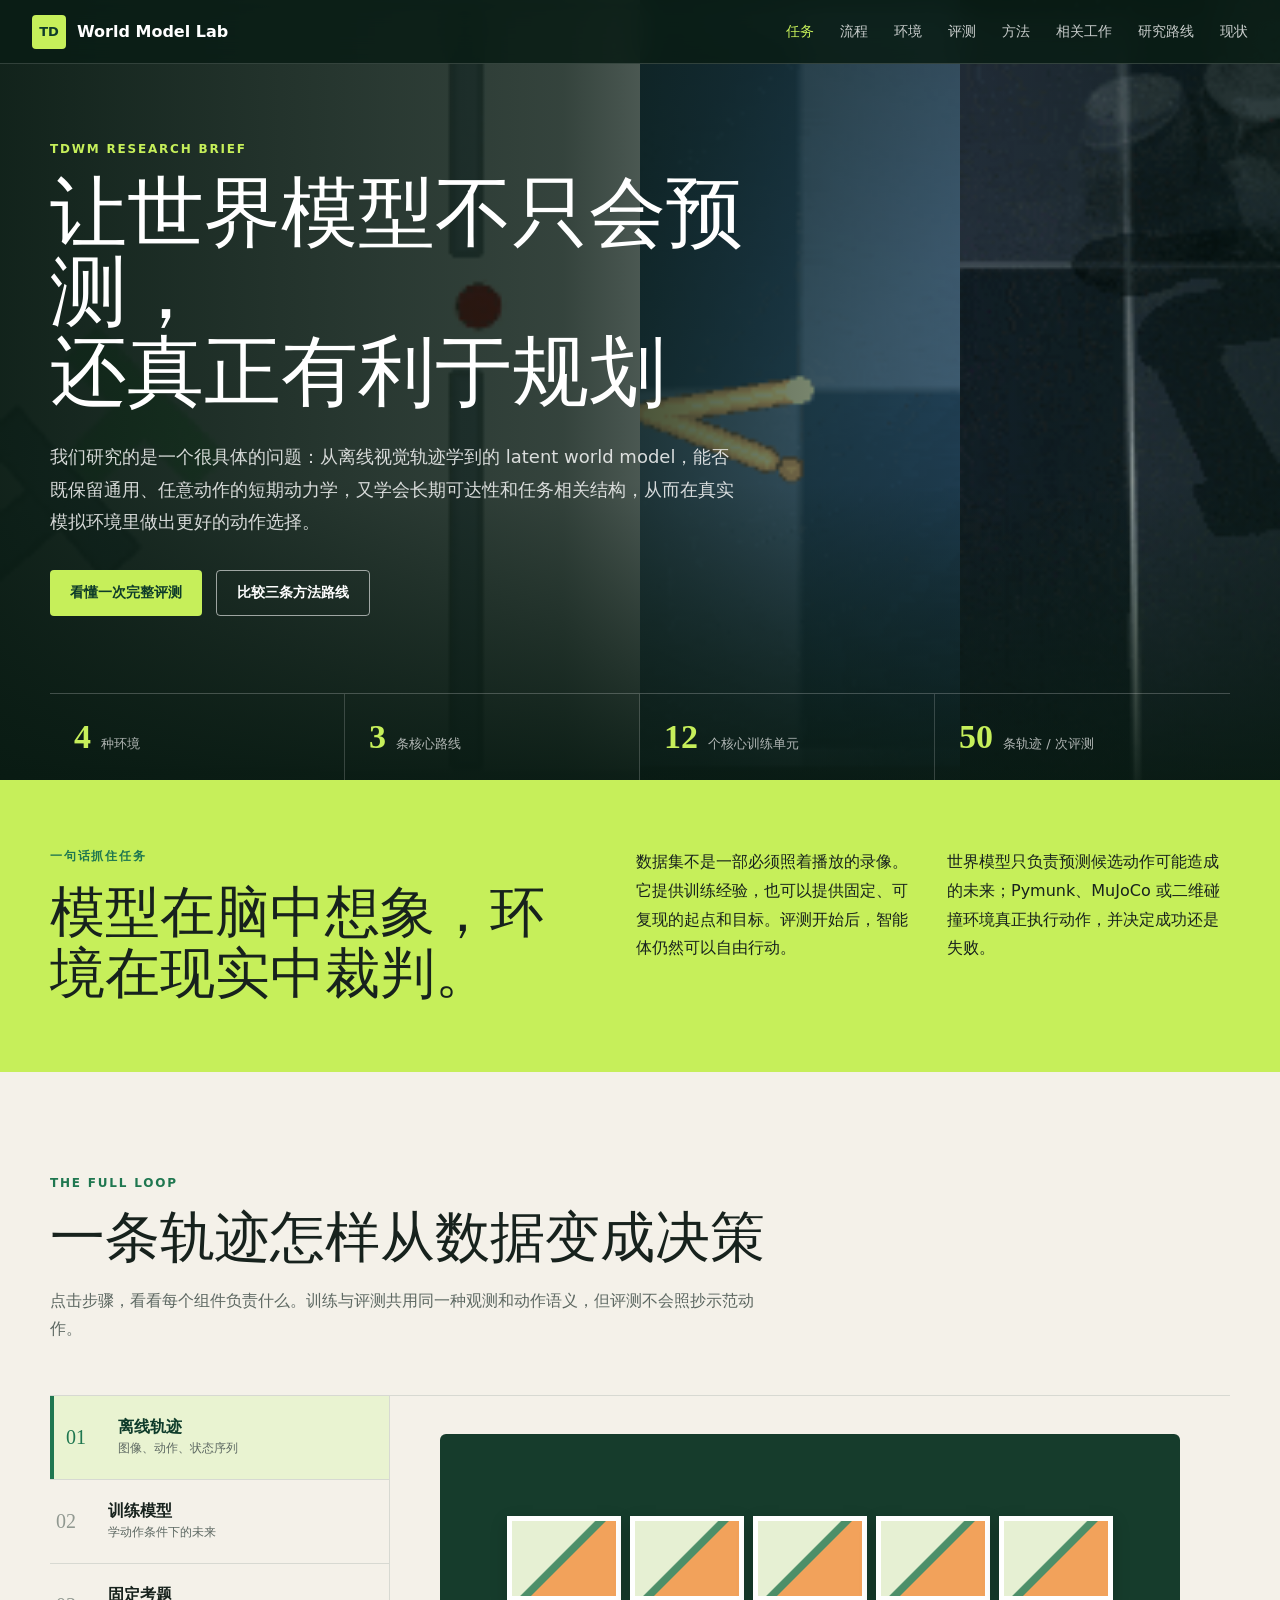
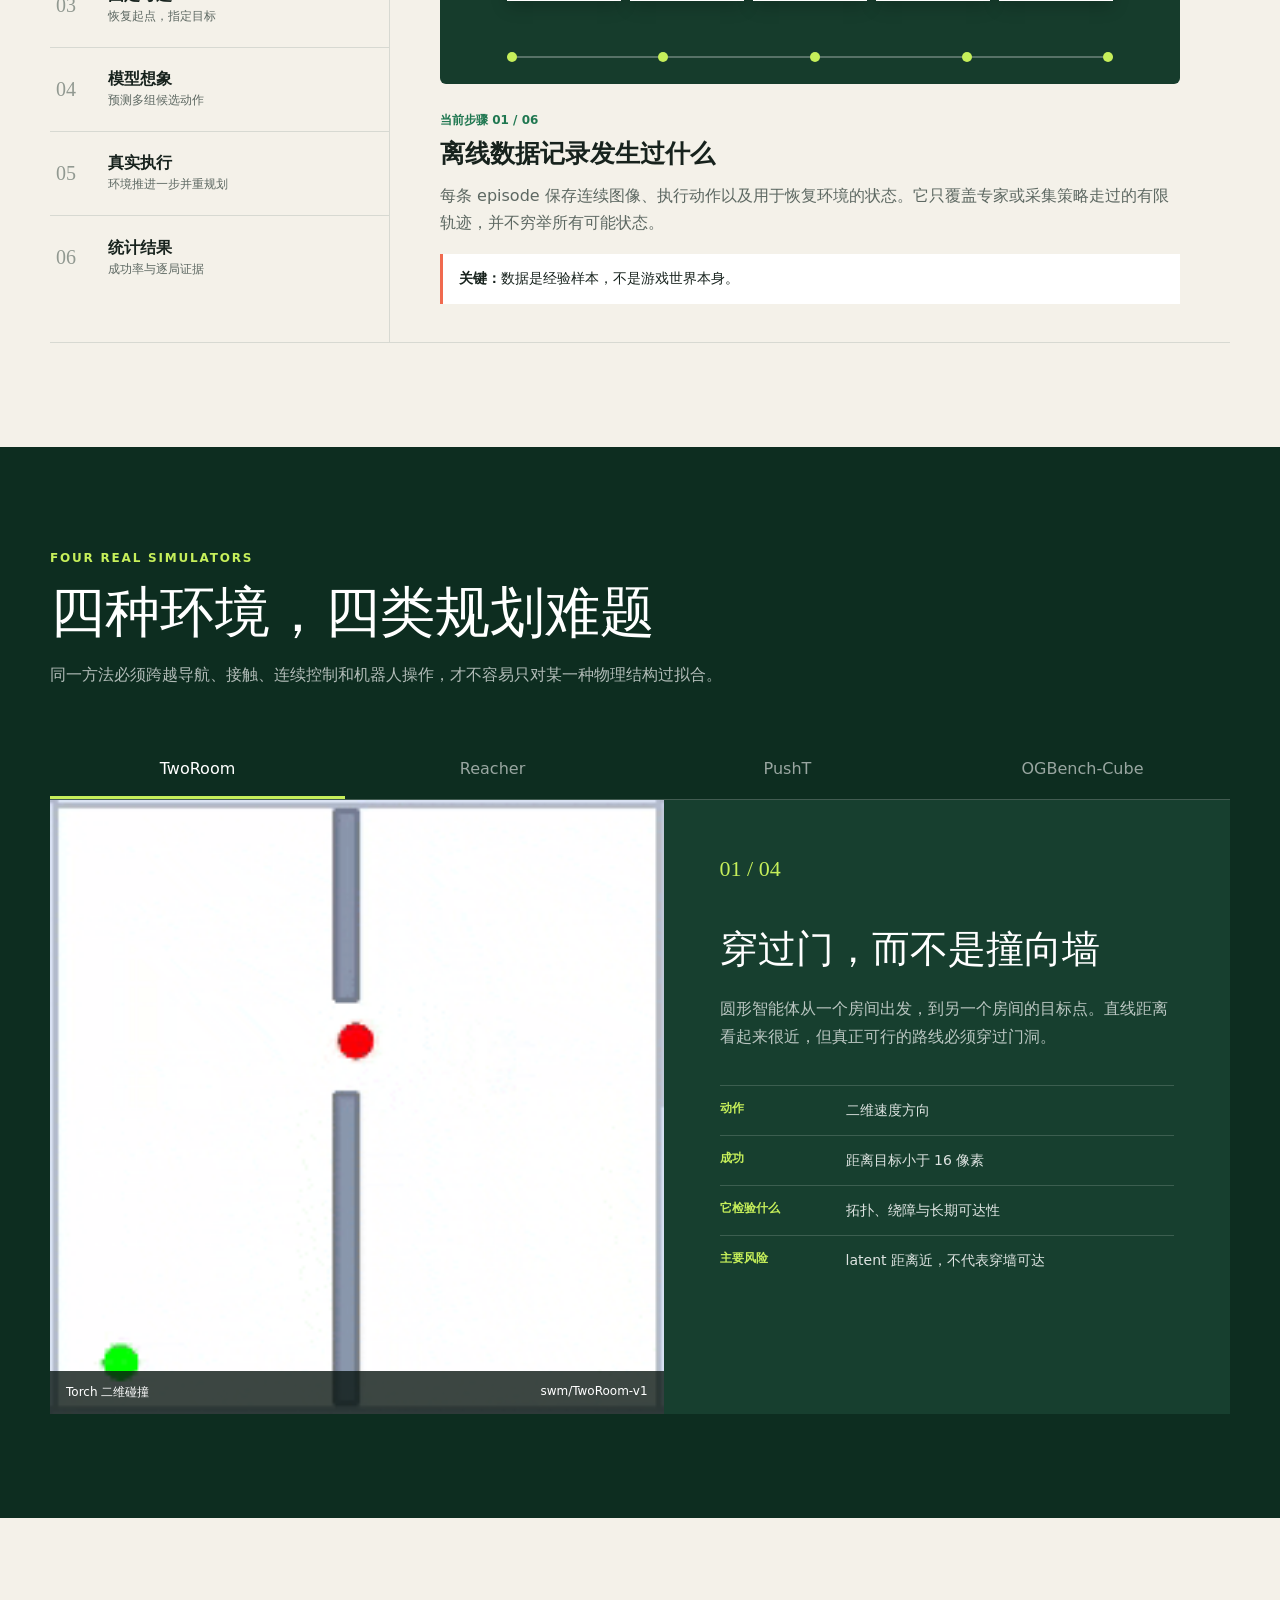
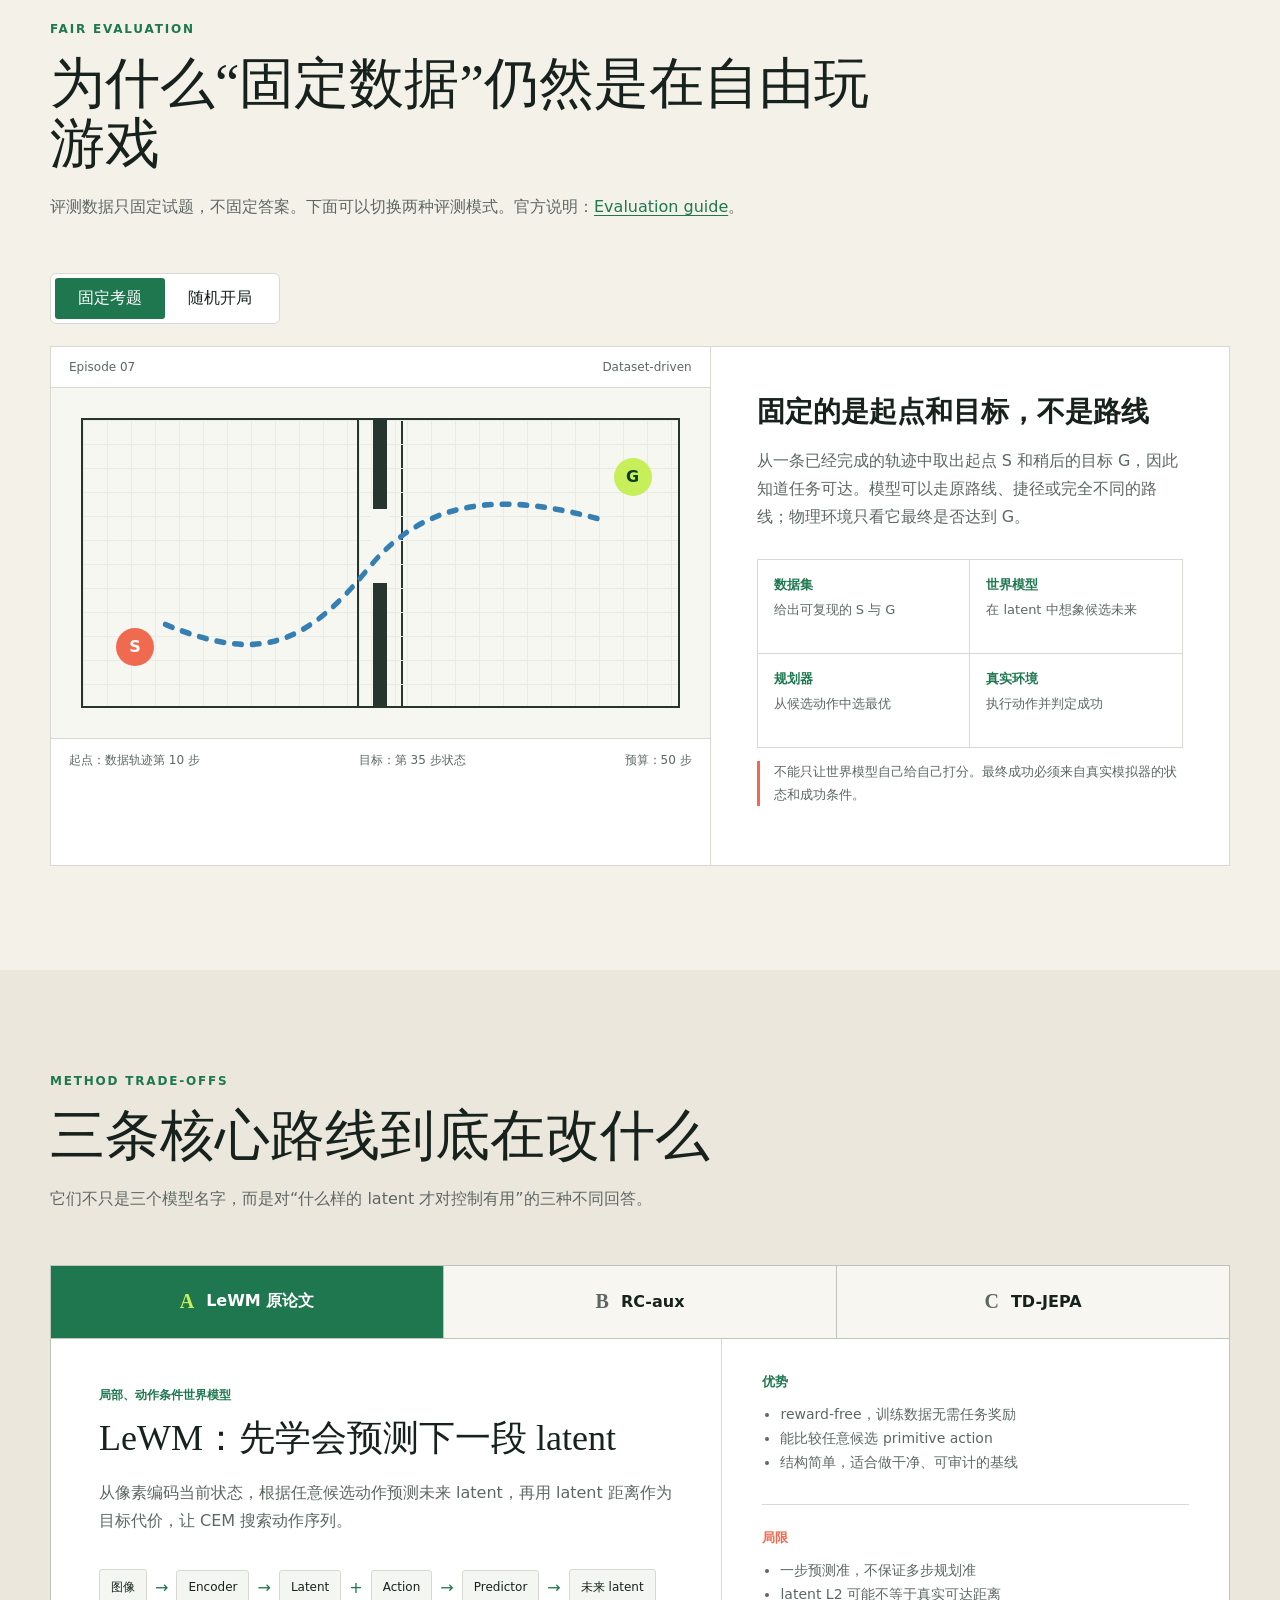
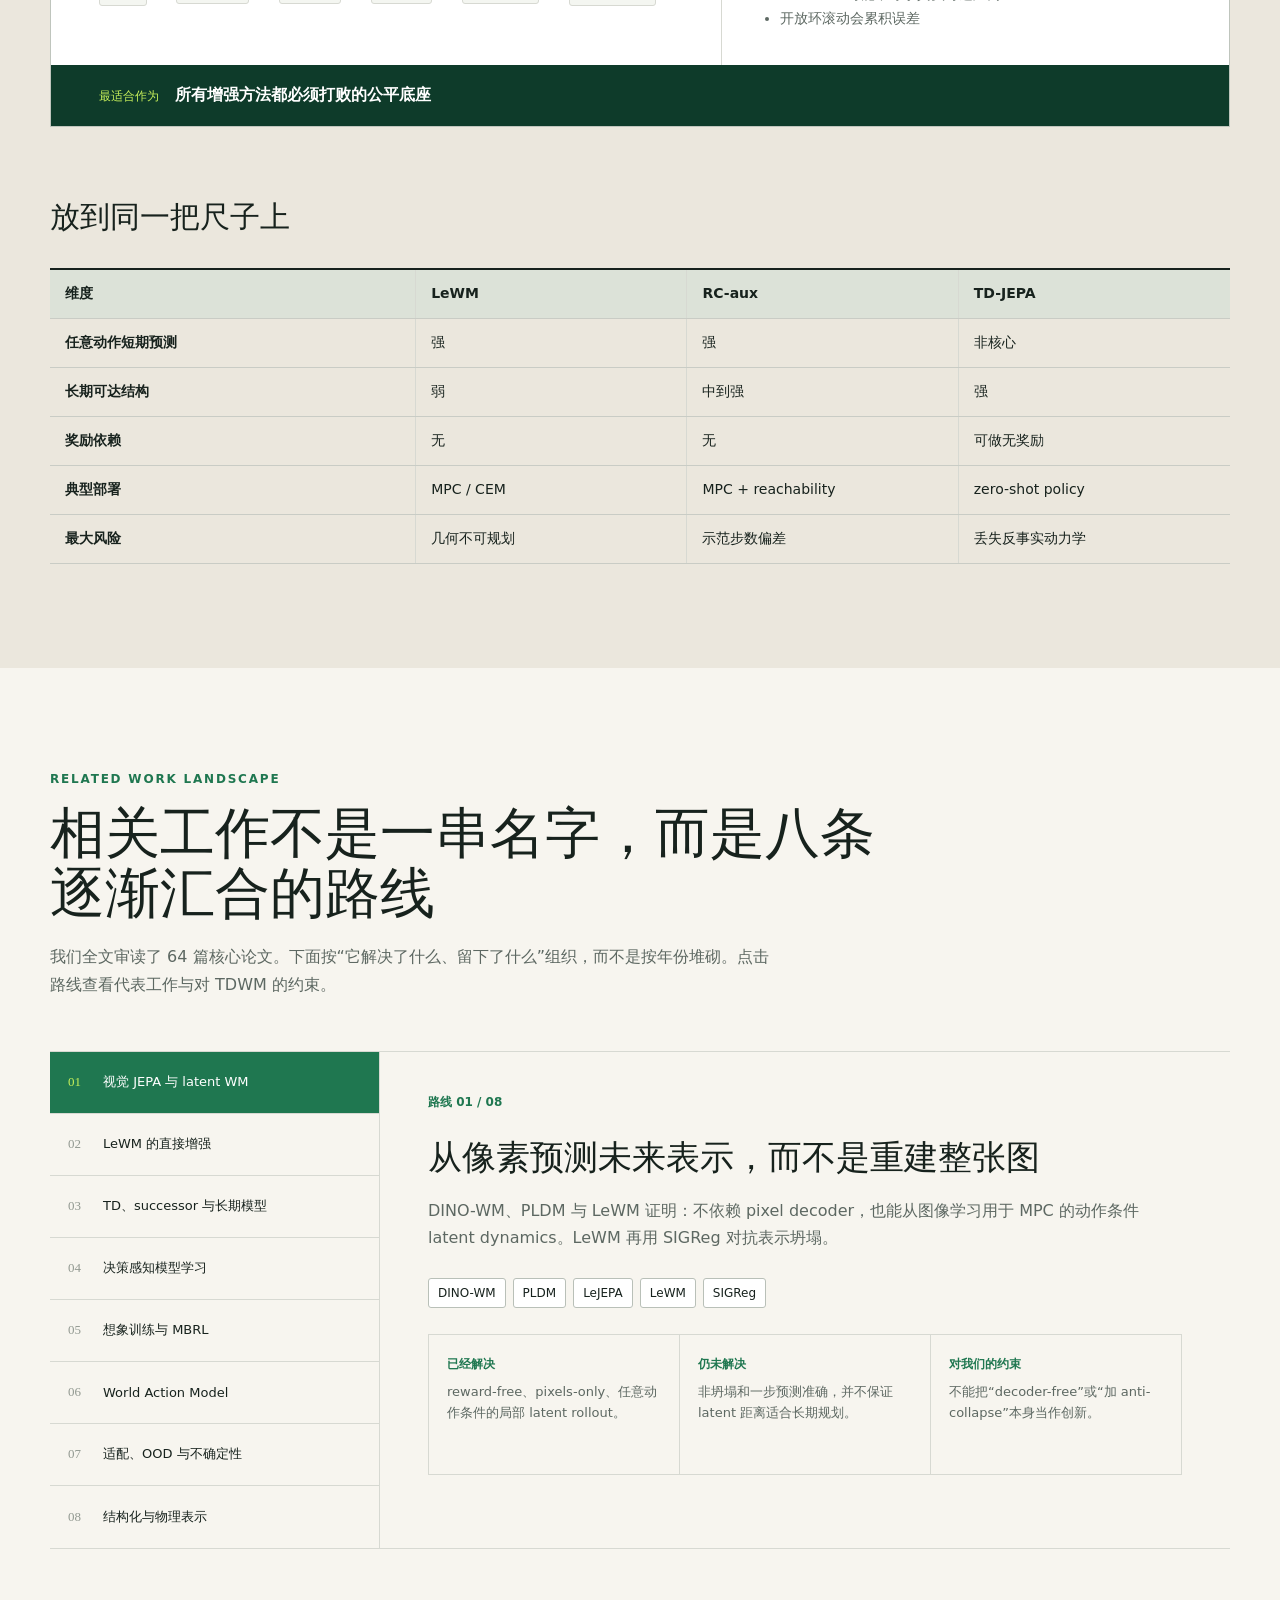
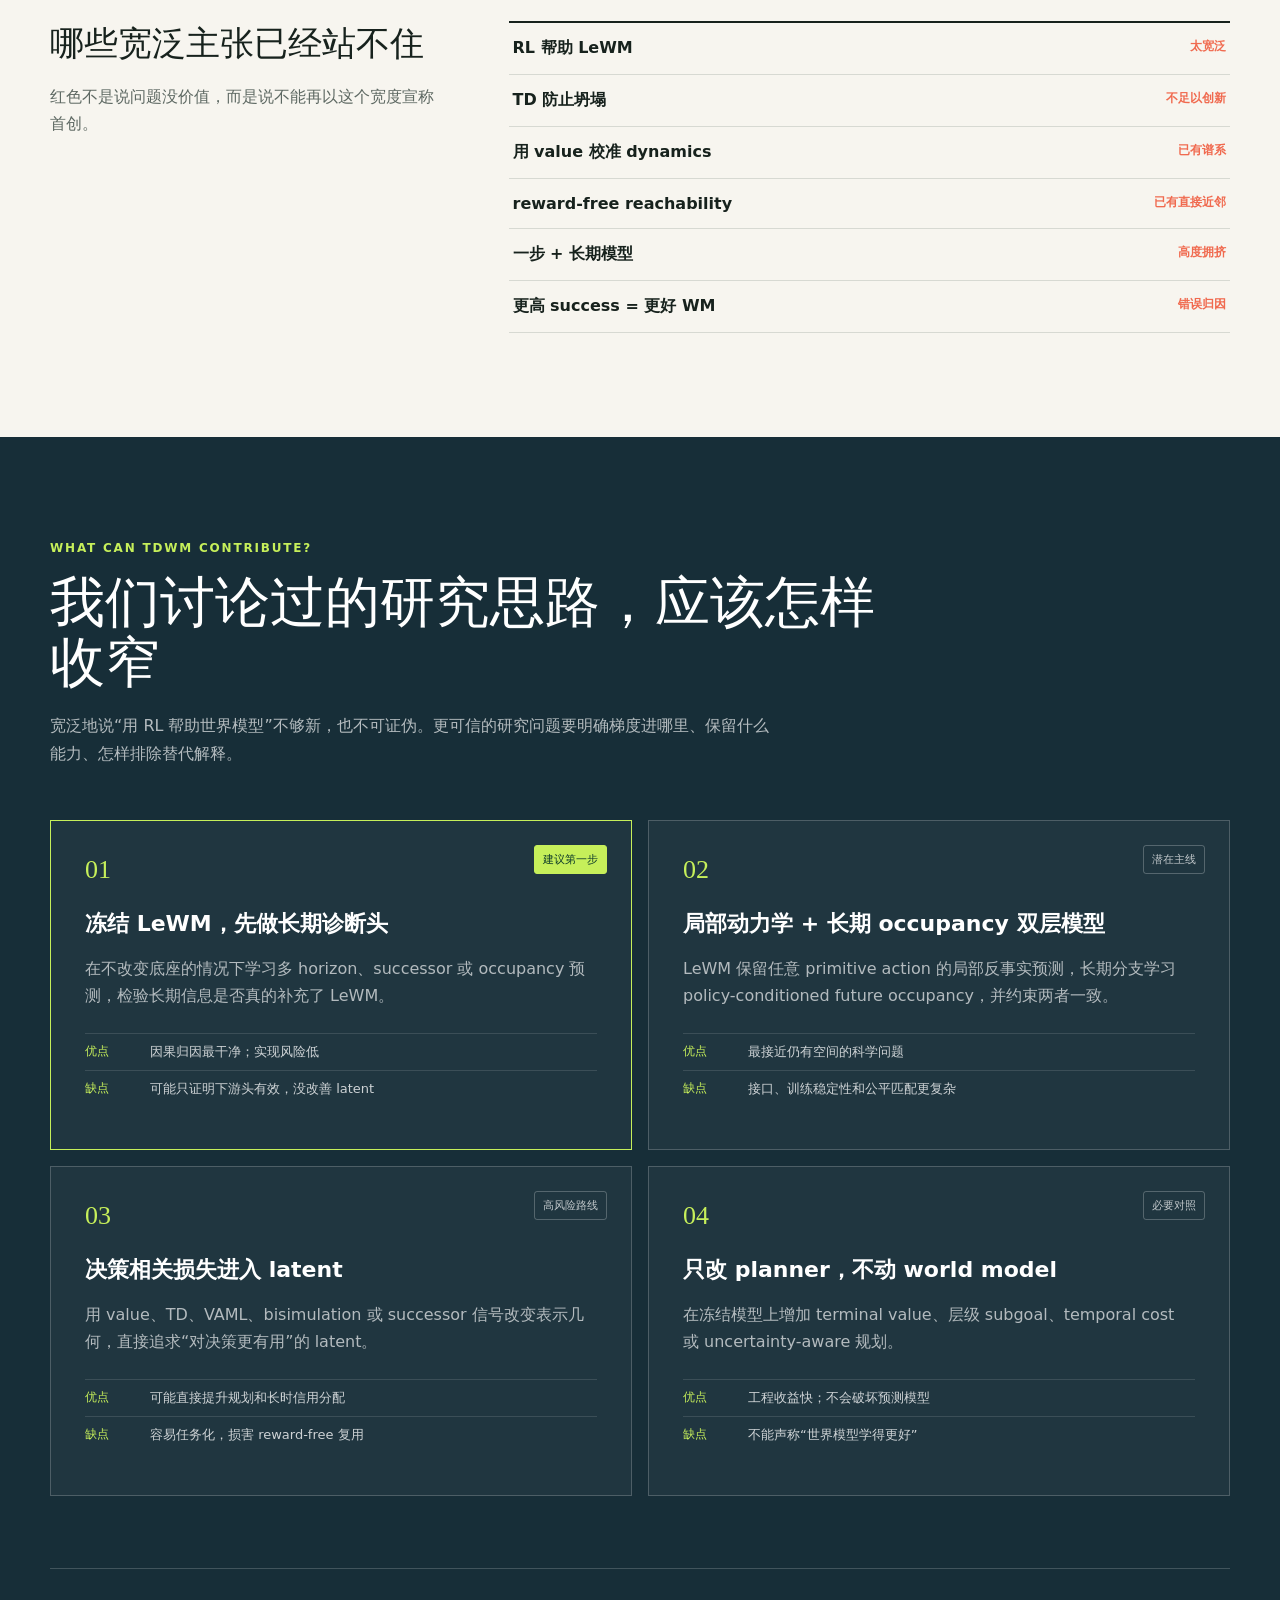
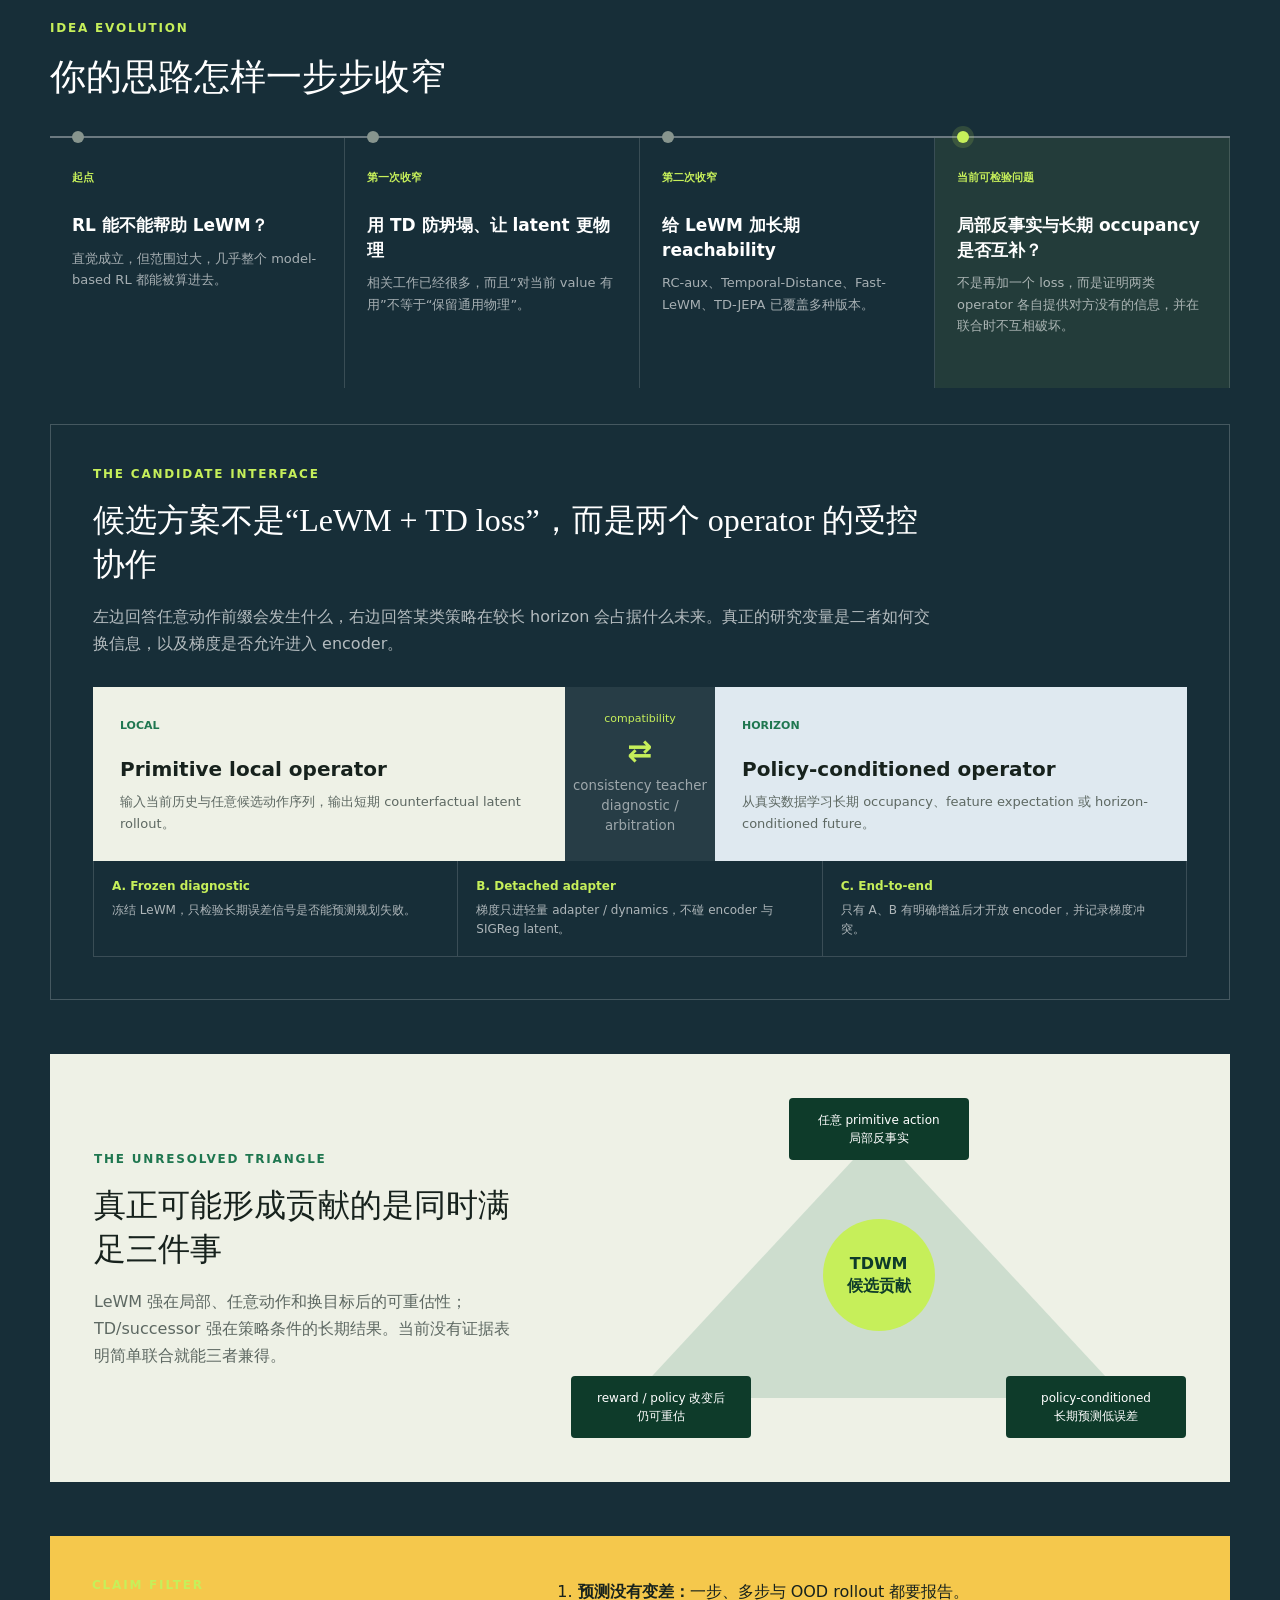
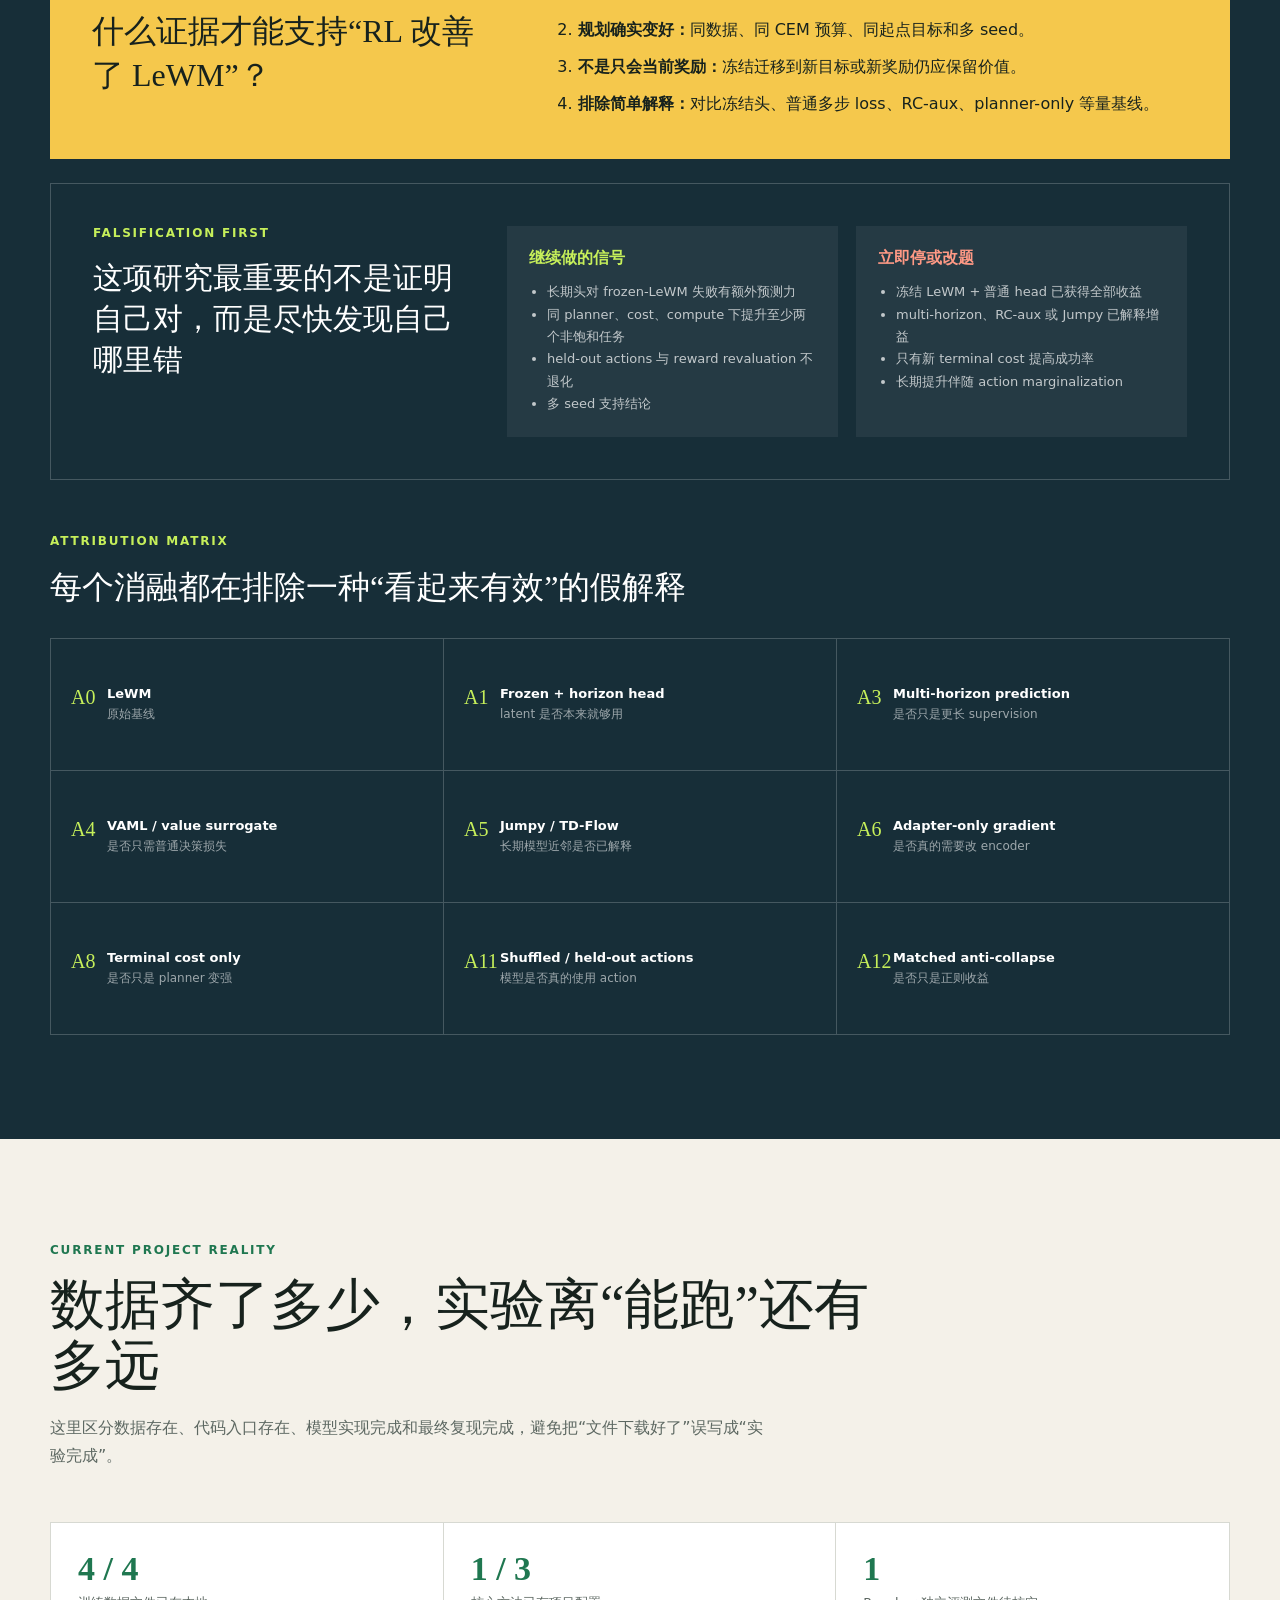
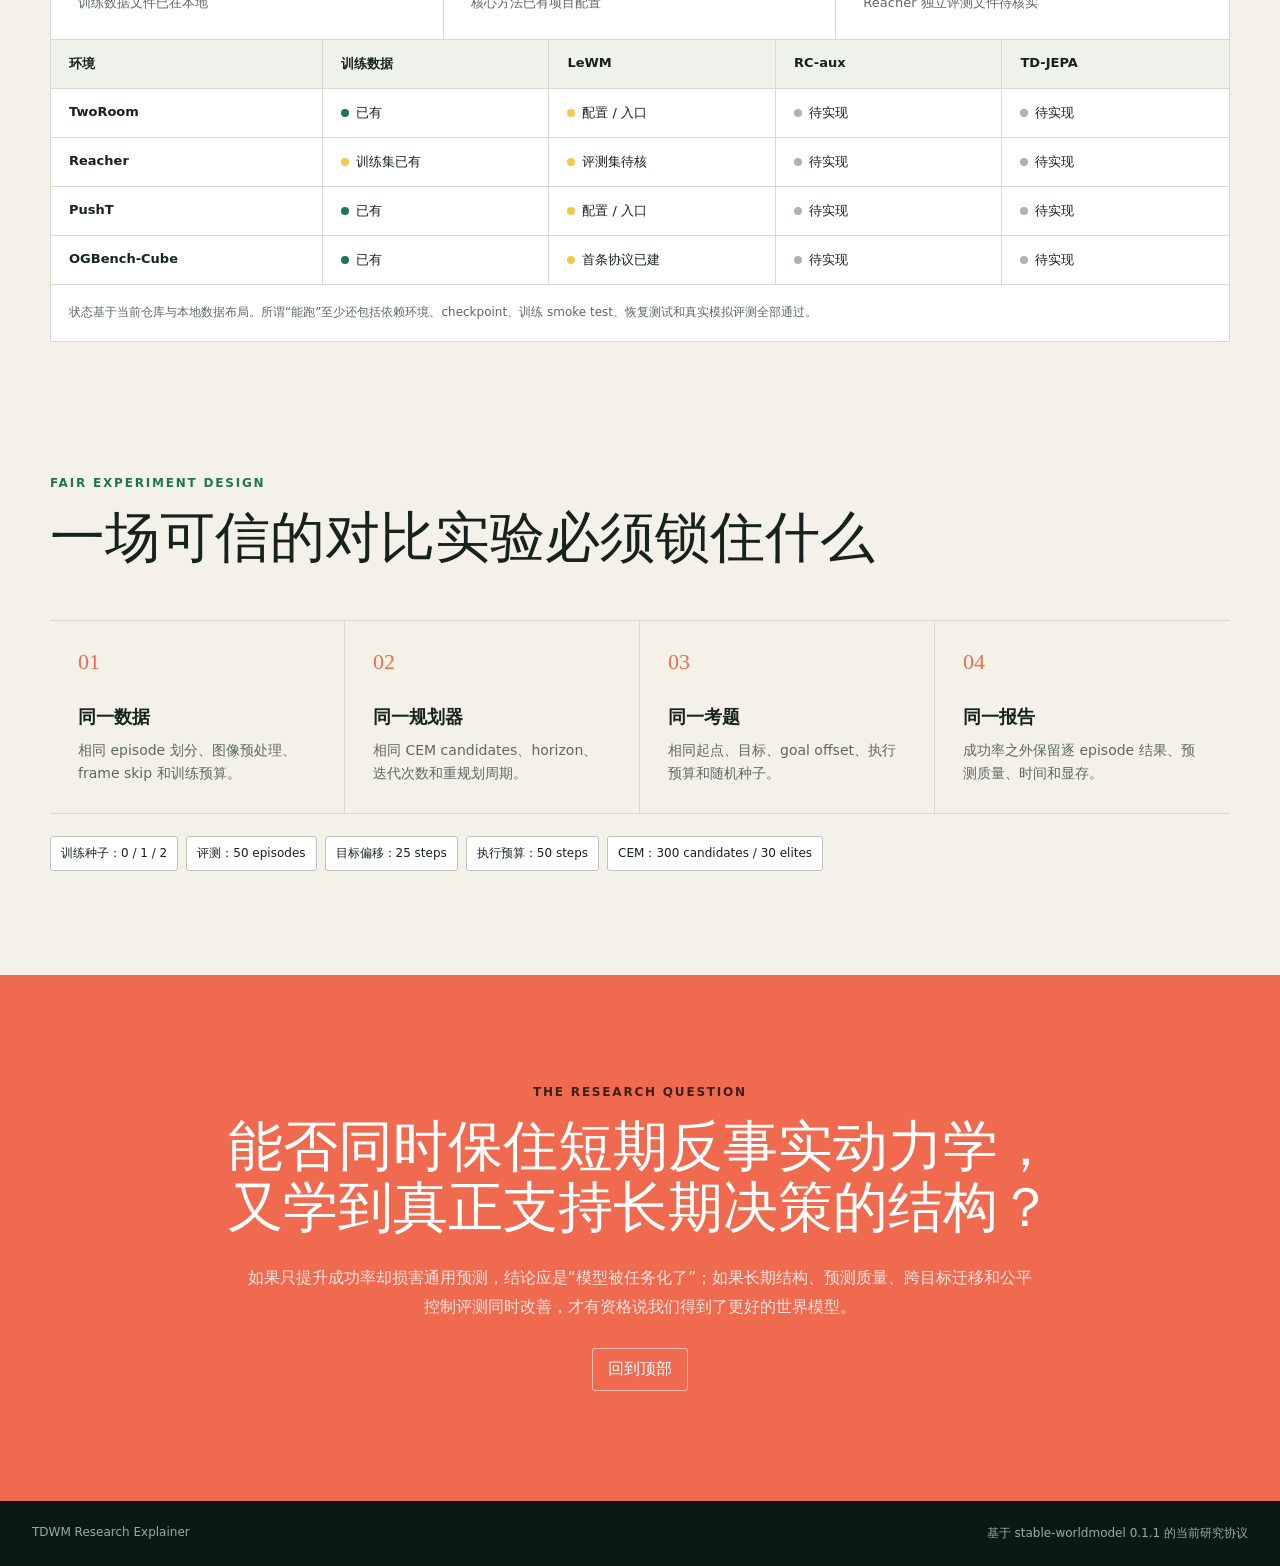
<file: docs/world-model-explainer/index.html>
<!doctype html>
<html lang="zh-CN">
<head>
  <meta charset="utf-8">
  <meta name="viewport" content="width=device-width, initial-scale=1">
  <meta name="description" content="TDWM 四环境世界模型研究任务、评测流程与方法取舍的交互式说明。">
  <meta property="og:title" content="TDWM 研究任务全景">
  <meta property="og:description" content="局部反事实、长期决策与 64 篇相关工作的研究边界。">
  <meta property="og:image" content="assets/og.png">
  <meta name="twitter:card" content="summary_large_image">
  <title>TDWM 研究任务全景</title>
  <link rel="stylesheet" href="styles.css">
</head>
<body>
  <header class="topbar">
    <a class="brand" href="#overview" aria-label="返回顶部">
      <span class="brand-mark">TD</span>
      <span>World Model Lab</span>
    </a>
    <button class="menu-button" type="button" aria-label="打开目录" aria-expanded="false">
      <span></span><span></span><span></span>
    </button>
    <nav class="nav" aria-label="页面目录">
      <a href="#overview">任务</a>
      <a href="#pipeline">流程</a>
      <a href="#environments">环境</a>
      <a href="#evaluation">评测</a>
      <a href="#methods">方法</a>
      <a href="#landscape">相关工作</a>
      <a href="#research">研究路线</a>
      <a href="#status">现状</a>
    </nav>
  </header>

  <main>
    <section class="hero" id="overview">
      <div class="hero-backdrop" aria-hidden="true">
        <img src="assets/pusht.gif" alt="">
        <img src="assets/tworoom.gif" alt="">
        <img src="assets/reacher.gif" alt="">
        <img src="assets/cube.gif" alt="">
      </div>
      <div class="hero-overlay"></div>
      <div class="hero-content">
        <p class="eyebrow">TDWM RESEARCH BRIEF</p>
        <h1>让世界模型不只会预测，<br>还真正有利于规划</h1>
        <p class="hero-copy">我们研究的是一个很具体的问题：从离线视觉轨迹学到的 latent world model，能否既保留通用、任意动作的短期动力学，又学会长期可达性和任务相关结构，从而在真实模拟环境里做出更好的动作选择。</p>
        <div class="hero-actions">
          <a class="primary-action" href="#pipeline">看懂一次完整评测</a>
          <a class="secondary-action" href="#methods">比较三条方法路线</a>
        </div>
      </div>
      <div class="hero-facts" aria-label="研究概览">
        <div><strong>4</strong><span>种环境</span></div>
        <div><strong>3</strong><span>条核心路线</span></div>
        <div><strong>12</strong><span>个核心训练单元</span></div>
        <div><strong>50</strong><span>条轨迹 / 次评测</span></div>
      </div>
    </section>

    <section class="band thesis-band">
      <div class="section-inner split-intro">
        <div>
          <p class="eyebrow dark">一句话抓住任务</p>
          <h2>模型在脑中想象，环境在现实中裁判。</h2>
        </div>
        <div class="lead-stack">
          <p>数据集不是一部必须照着播放的录像。它提供训练经验，也可以提供固定、可复现的起点和目标。评测开始后，智能体仍然可以自由行动。</p>
          <p>世界模型只负责预测候选动作可能造成的未来；Pymunk、MuJoCo 或二维碰撞环境真正执行动作，并决定成功还是失败。</p>
        </div>
      </div>
    </section>

    <section class="section" id="pipeline">
      <div class="section-inner">
        <div class="section-heading">
          <p class="eyebrow dark">THE FULL LOOP</p>
          <h2>一条轨迹怎样从数据变成决策</h2>
          <p>点击步骤，看看每个组件负责什么。训练与评测共用同一种观测和动作语义，但评测不会照抄示范动作。</p>
        </div>
        <div class="pipeline-layout">
          <div class="pipeline-steps" role="tablist" aria-label="完整流程">
            <button class="pipeline-step active" type="button" role="tab" aria-selected="true" data-step="0">
              <span>01</span><b>离线轨迹</b><small>图像、动作、状态序列</small>
            </button>
            <button class="pipeline-step" type="button" role="tab" aria-selected="false" data-step="1">
              <span>02</span><b>训练模型</b><small>学动作条件下的未来</small>
            </button>
            <button class="pipeline-step" type="button" role="tab" aria-selected="false" data-step="2">
              <span>03</span><b>固定考题</b><small>恢复起点，指定目标</small>
            </button>
            <button class="pipeline-step" type="button" role="tab" aria-selected="false" data-step="3">
              <span>04</span><b>模型想象</b><small>预测多组候选动作</small>
            </button>
            <button class="pipeline-step" type="button" role="tab" aria-selected="false" data-step="4">
              <span>05</span><b>真实执行</b><small>环境推进一步并重规划</small>
            </button>
            <button class="pipeline-step" type="button" role="tab" aria-selected="false" data-step="5">
              <span>06</span><b>统计结果</b><small>成功率与逐局证据</small>
            </button>
          </div>
          <div class="pipeline-stage" aria-live="polite">
            <div class="stage-visual" data-stage-visual="dataset">
              <div class="filmstrip">
                <span></span><span></span><span></span><span></span><span></span>
              </div>
              <div class="stage-axis"><i></i><i></i><i></i><i></i><i></i></div>
            </div>
            <div class="stage-copy">
              <p class="stage-kicker">当前步骤 <span id="step-number">01 / 06</span></p>
              <h3 id="step-title">离线数据记录发生过什么</h3>
              <p id="step-description">每条 episode 保存连续图像、执行动作以及用于恢复环境的状态。它只覆盖专家或采集策略走过的有限轨迹，并不穷举所有可能状态。</p>
              <div class="stage-note" id="step-note"><strong>关键：</strong>数据是经验样本，不是游戏世界本身。</div>
            </div>
          </div>
        </div>
      </div>
    </section>

    <section class="section environment-section" id="environments">
      <div class="section-inner">
        <div class="section-heading light">
          <p class="eyebrow">FOUR REAL SIMULATORS</p>
          <h2>四种环境，四类规划难题</h2>
          <p>同一方法必须跨越导航、接触、连续控制和机器人操作，才不容易只对某一种物理结构过拟合。</p>
        </div>
        <div class="environment-tabs" role="tablist" aria-label="环境选择">
          <button type="button" class="active" data-env="tworoom" role="tab" aria-selected="true">TwoRoom</button>
          <button type="button" data-env="reacher" role="tab" aria-selected="false">Reacher</button>
          <button type="button" data-env="pusht" role="tab" aria-selected="false">PushT</button>
          <button type="button" data-env="cube" role="tab" aria-selected="false">OGBench-Cube</button>
        </div>
        <div class="environment-view">
          <div class="environment-media">
            <img id="env-image" src="assets/tworoom.gif" alt="TwoRoom 环境运行画面">
            <div class="media-caption"><span id="env-engine">Torch 二维碰撞</span><span id="env-id">swm/TwoRoom-v1</span></div>
          </div>
          <div class="environment-copy">
            <p class="env-index" id="env-index">01 / 04</p>
            <h3 id="env-title">穿过门，而不是撞向墙</h3>
            <p id="env-description">圆形智能体从一个房间出发，到另一个房间的目标点。直线距离看起来很近，但真正可行的路线必须穿过门洞。</p>
            <dl class="env-specs">
              <div><dt>动作</dt><dd id="env-action">二维速度方向</dd></div>
              <div><dt>成功</dt><dd id="env-success">距离目标小于 16 像素</dd></div>
              <div><dt>它检验什么</dt><dd id="env-test">拓扑、绕障与长期可达性</dd></div>
              <div><dt>主要风险</dt><dd id="env-risk">latent 距离近，不代表穿墙可达</dd></div>
            </dl>
          </div>
        </div>
      </div>
    </section>

    <section class="section" id="evaluation">
      <div class="section-inner">
        <div class="section-heading">
          <p class="eyebrow dark">FAIR EVALUATION</p>
          <h2>为什么“固定数据”仍然是在自由玩游戏</h2>
          <p>评测数据只固定试题，不固定答案。下面可以切换两种评测模式。官方说明：<a class="inline-source" href="https://galilai-group.github.io/stable-worldmodel/quick_start/" target="_blank" rel="noreferrer">Evaluation guide</a>。</p>
        </div>
        <div class="mode-switch" role="group" aria-label="评测模式">
          <button type="button" class="active" data-mode="dataset">固定考题</button>
          <button type="button" data-mode="random">随机开局</button>
        </div>
        <div class="evaluation-layout">
          <div class="evaluation-demo">
            <div class="demo-toolbar">
              <span>Episode 07</span>
              <span id="demo-mode-label">Dataset-driven</span>
            </div>
            <div class="demo-track">
              <div class="track-room left-room"></div>
              <div class="track-room right-room"></div>
              <div class="track-wall"></div>
              <div class="track-door"></div>
              <div class="track-start">S</div>
              <div class="track-goal">G</div>
              <svg viewBox="0 0 640 260" preserveAspectRatio="none" aria-label="一条允许自由选择的规划轨迹">
                <path id="demo-path" d="M90,185 C190,220 240,205 310,132 C380,62 475,72 560,92"></path>
              </svg>
            </div>
            <div class="demo-footer"><span>起点：数据轨迹第 10 步</span><span>目标：第 35 步状态</span><span>预算：50 步</span></div>
          </div>
          <div class="evaluation-copy">
            <h3 id="mode-title">固定的是起点和目标，不是路线</h3>
            <p id="mode-copy">从一条已经完成的轨迹中取出起点 S 和稍后的目标 G，因此知道任务可达。模型可以走原路线、捷径或完全不同的路线；物理环境只看它最终是否达到 G。</p>
            <div class="truth-grid">
              <div><b>数据集</b><span>给出可复现的 S 与 G</span></div>
              <div><b>世界模型</b><span>在 latent 中想象候选未来</span></div>
              <div><b>规划器</b><span>从候选动作中选最优</span></div>
              <div><b>真实环境</b><span>执行动作并判定成功</span></div>
            </div>
            <p class="caution">不能只让世界模型自己给自己打分。最终成功必须来自真实模拟器的状态和成功条件。</p>
          </div>
        </div>
      </div>
    </section>

    <section class="section method-section" id="methods">
      <div class="section-inner">
        <div class="section-heading">
          <p class="eyebrow dark">METHOD TRADE-OFFS</p>
          <h2>三条核心路线到底在改什么</h2>
          <p>它们不只是三个模型名字，而是对“什么样的 latent 才对控制有用”的三种不同回答。</p>
        </div>
        <div class="method-picker" role="tablist" aria-label="方法比较">
          <button type="button" class="active" data-method="lewm" role="tab" aria-selected="true"><span>A</span>LeWM 原论文</button>
          <button type="button" data-method="rcaux" role="tab" aria-selected="false"><span>B</span>RC-aux</button>
          <button type="button" data-method="tdjepa" role="tab" aria-selected="false"><span>C</span>TD-JEPA</button>
        </div>
        <div class="method-detail">
          <div class="method-core">
            <p class="method-family" id="method-family">局部、动作条件世界模型</p>
            <h3 id="method-title">LeWM：先学会预测下一段 latent</h3>
            <p id="method-summary">从像素编码当前状态，根据任意候选动作预测未来 latent，再用 latent 距离作为目标代价，让 CEM 搜索动作序列。</p>
            <div class="method-flow" id="method-flow" aria-label="LeWM 数据流">
              <span>图像</span><i>→</i><span>Encoder</span><i>→</i><span>Latent</span><i>+</i><span>Action</span><i>→</i><span>Predictor</span><i>→</i><span>未来 latent</span>
            </div>
          </div>
          <div class="pros-cons">
            <div class="pros">
              <h4>优势</h4>
              <ul id="method-pros">
                <li>reward-free，训练数据无需任务奖励</li>
                <li>能比较任意候选 primitive action</li>
                <li>结构简单，适合做干净、可审计的基线</li>
              </ul>
            </div>
            <div class="cons">
              <h4>局限</h4>
              <ul id="method-cons">
                <li>一步预测准，不保证多步规划准</li>
                <li>latent L2 可能不等于真实可达距离</li>
                <li>开放环滚动会累积误差</li>
              </ul>
            </div>
          </div>
          <div class="method-verdict">
            <span>最适合作为</span>
            <strong id="method-verdict">所有增强方法都必须打败的公平底座</strong>
          </div>
        </div>

        <div class="comparison-wrap">
          <h3>放到同一把尺子上</h3>
          <div class="comparison-table" role="table" aria-label="方法特性比较">
            <div class="comparison-row header" role="row">
              <div role="columnheader">维度</div><div role="columnheader">LeWM</div><div role="columnheader">RC-aux</div><div role="columnheader">TD-JEPA</div>
            </div>
            <div class="comparison-row" role="row"><div role="cell">任意动作短期预测</div><div role="cell">强</div><div role="cell">强</div><div role="cell">非核心</div></div>
            <div class="comparison-row" role="row"><div role="cell">长期可达结构</div><div role="cell">弱</div><div role="cell">中到强</div><div role="cell">强</div></div>
            <div class="comparison-row" role="row"><div role="cell">奖励依赖</div><div role="cell">无</div><div role="cell">无</div><div role="cell">可做无奖励</div></div>
            <div class="comparison-row" role="row"><div role="cell">典型部署</div><div role="cell">MPC / CEM</div><div role="cell">MPC + reachability</div><div role="cell">zero-shot policy</div></div>
            <div class="comparison-row" role="row"><div role="cell">最大风险</div><div role="cell">几何不可规划</div><div role="cell">示范步数偏差</div><div role="cell">丢失反事实动力学</div></div>
          </div>
        </div>
      </div>
    </section>

    <section class="section landscape-section" id="landscape">
      <div class="section-inner">
        <div class="section-heading">
          <p class="eyebrow dark">RELATED WORK LANDSCAPE</p>
          <h2>相关工作不是一串名字，而是八条逐渐汇合的路线</h2>
          <p>我们全文审读了 64 篇核心论文。下面按“它解决了什么、留下了什么”组织，而不是按年份堆砌。点击路线查看代表工作与对 TDWM 的约束。</p>
        </div>
        <div class="landscape-layout">
          <div class="landscape-picker" role="tablist" aria-label="相关工作路线">
            <button type="button" class="active" data-family="jepa" role="tab" aria-selected="true"><span>01</span>视觉 JEPA 与 latent WM</button>
            <button type="button" data-family="lewm_neighbors" role="tab" aria-selected="false"><span>02</span>LeWM 的直接增强</button>
            <button type="button" data-family="successor" role="tab" aria-selected="false"><span>03</span>TD、successor 与长期模型</button>
            <button type="button" data-family="decision" role="tab" aria-selected="false"><span>04</span>决策感知模型学习</button>
            <button type="button" data-family="dreamer" role="tab" aria-selected="false"><span>05</span>想象训练与 MBRL</button>
            <button type="button" data-family="action" role="tab" aria-selected="false"><span>06</span>World Action Model</button>
            <button type="button" data-family="adapt" role="tab" aria-selected="false"><span>07</span>适配、OOD 与不确定性</button>
            <button type="button" data-family="structure" role="tab" aria-selected="false"><span>08</span>结构化与物理表示</button>
          </div>
          <div class="landscape-detail" aria-live="polite">
            <p class="landscape-index" id="landscape-index">路线 01 / 08</p>
            <h3 id="landscape-title">从像素预测未来表示，而不是重建整张图</h3>
            <p id="landscape-summary">DINO-WM、PLDM 与 LeWM 证明：不依赖 pixel decoder，也能从图像学习用于 MPC 的动作条件 latent dynamics。LeWM 再用 SIGReg 对抗表示坍塌。</p>
            <div class="paper-cloud" id="paper-cloud">
              <span>DINO-WM</span><span>PLDM</span><span>LeJEPA</span><span>LeWM</span><span>SIGReg</span>
            </div>
            <div class="landscape-judgment">
              <div><b>已经解决</b><p id="landscape-covered">reward-free、pixels-only、任意动作条件的局部 latent rollout。</p></div>
              <div><b>仍未解决</b><p id="landscape-gap">非坍塌和一步预测准确，并不保证 latent 距离适合长期规划。</p></div>
              <div><b>对我们的约束</b><p id="landscape-constraint">不能把“decoder-free”或“加 anti-collapse”本身当作创新。</p></div>
            </div>
          </div>
        </div>

        <div class="coverage-map">
          <div class="coverage-heading">
            <h3>哪些宽泛主张已经站不住</h3>
            <p>红色不是说问题没价值，而是说不能再以这个宽度宣称首创。</p>
          </div>
          <div class="coverage-list">
            <button type="button" class="coverage-item" aria-expanded="false"><span>RL 帮助 LeWM</span><b>太宽泛</b><small>MBRL、TD-MPC、Dreamer、RLVR-World 已覆盖大框架</small></button>
            <button type="button" class="coverage-item" aria-expanded="false"><span>TD 防止坍塌</span><b>不足以创新</b><small>Self-Predictive RL、TD-JEPA、RLDP 与 SIGReg 后续已覆盖</small></button>
            <button type="button" class="coverage-item" aria-expanded="false"><span>用 value 校准 dynamics</span><b>已有谱系</b><small>VAML、VaGraM、Value Equivalence、TOM 已直接研究</small></button>
            <button type="button" class="coverage-item" aria-expanded="false"><span>reward-free reachability</span><b>已有直接近邻</b><small>HILP、RC-aux 与 Temporal-Distance JEPA</small></button>
            <button type="button" class="coverage-item" aria-expanded="false"><span>一步 + 长期模型</span><b>高度拥挤</b><small>successor、gamma-model、TD-Flow、UHM、Jumpy WM</small></button>
            <button type="button" class="coverage-item" aria-expanded="false"><span>更高 success = 更好 WM</span><b>错误归因</b><small>cost、solver、value、policy prior 与额外 compute 都可能解释</small></button>
          </div>
        </div>
      </div>
    </section>

    <section class="section research-section" id="research">
      <div class="section-inner">
        <div class="section-heading light">
          <p class="eyebrow">WHAT CAN TDWM CONTRIBUTE?</p>
          <h2>我们讨论过的研究思路，应该怎样收窄</h2>
          <p>宽泛地说“用 RL 帮助世界模型”不够新，也不可证伪。更可信的研究问题要明确梯度进哪里、保留什么能力、怎样排除替代解释。</p>
        </div>
        <div class="research-grid">
          <article class="research-card recommended">
            <div class="research-number">01</div>
            <h3>冻结 LeWM，先做长期诊断头</h3>
            <p>在不改变底座的情况下学习多 horizon、successor 或 occupancy 预测，检验长期信息是否真的补充了 LeWM。</p>
            <dl><div><dt>优点</dt><dd>因果归因最干净；实现风险低</dd></div><div><dt>缺点</dt><dd>可能只证明下游头有效，没改善 latent</dd></div></dl>
            <span class="route-label">建议第一步</span>
          </article>
          <article class="research-card">
            <div class="research-number">02</div>
            <h3>局部动力学 + 长期 occupancy 双层模型</h3>
            <p>LeWM 保留任意 primitive action 的局部反事实预测，长期分支学习 policy-conditioned future occupancy，并约束两者一致。</p>
            <dl><div><dt>优点</dt><dd>最接近仍有空间的科学问题</dd></div><div><dt>缺点</dt><dd>接口、训练稳定性和公平匹配更复杂</dd></div></dl>
            <span class="route-label">潜在主线</span>
          </article>
          <article class="research-card">
            <div class="research-number">03</div>
            <h3>决策相关损失进入 latent</h3>
            <p>用 value、TD、VAML、bisimulation 或 successor 信号改变表示几何，直接追求“对决策更有用”的 latent。</p>
            <dl><div><dt>优点</dt><dd>可能直接提升规划和长时信用分配</dd></div><div><dt>缺点</dt><dd>容易任务化，损害 reward-free 复用</dd></div></dl>
            <span class="route-label">高风险路线</span>
          </article>
          <article class="research-card">
            <div class="research-number">04</div>
            <h3>只改 planner，不动 world model</h3>
            <p>在冻结模型上增加 terminal value、层级 subgoal、temporal cost 或 uncertainty-aware 规划。</p>
            <dl><div><dt>优点</dt><dd>工程收益快；不会破坏预测模型</dd></div><div><dt>缺点</dt><dd>不能声称“世界模型学得更好”</dd></div></dl>
            <span class="route-label">必要对照</span>
          </article>
        </div>
        <div class="idea-evolution">
          <div class="idea-heading">
            <p class="eyebrow">IDEA EVOLUTION</p>
            <h3>你的思路怎样一步步收窄</h3>
          </div>
          <div class="idea-track">
            <article><span>起点</span><h4>RL 能不能帮助 LeWM？</h4><p>直觉成立，但范围过大，几乎整个 model-based RL 都能被算进去。</p></article>
            <article><span>第一次收窄</span><h4>用 TD 防坍塌、让 latent 更物理</h4><p>相关工作已经很多，而且“对当前 value 有用”不等于“保留通用物理”。</p></article>
            <article><span>第二次收窄</span><h4>给 LeWM 加长期 reachability</h4><p>RC-aux、Temporal-Distance、Fast-LeWM、TD-JEPA 已覆盖多种版本。</p></article>
            <article class="current"><span>当前可检验问题</span><h4>局部反事实与长期 occupancy 是否互补？</h4><p>不是再加一个 loss，而是证明两类 operator 各自提供对方没有的信息，并在联合时不互相破坏。</p></article>
          </div>
        </div>
        <div class="candidate-matrix">
          <div class="candidate-heading">
            <p class="eyebrow">THE CANDIDATE INTERFACE</p>
            <h3>候选方案不是“LeWM + TD loss”，而是两个 operator 的受控协作</h3>
            <p>左边回答任意动作前缀会发生什么，右边回答某类策略在较长 horizon 会占据什么未来。真正的研究变量是二者如何交换信息，以及梯度是否允许进入 encoder。</p>
          </div>
          <div class="operator-diagram">
            <div class="operator local"><span>LOCAL</span><h4>Primitive local operator</h4><p>输入当前历史与任意候选动作序列，输出短期 counterfactual latent rollout。</p></div>
            <div class="operator-link"><i>compatibility</i><b>⇄</b><small>consistency teacher<br>diagnostic / arbitration</small></div>
            <div class="operator horizon"><span>HORIZON</span><h4>Policy-conditioned operator</h4><p>从真实数据学习长期 occupancy、feature expectation 或 horizon-conditioned future。</p></div>
          </div>
          <div class="gradient-options">
            <div><b>A. Frozen diagnostic</b><span>冻结 LeWM，只检验长期误差信号是否能预测规划失败。</span></div>
            <div><b>B. Detached adapter</b><span>梯度只进轻量 adapter / dynamics，不碰 encoder 与 SIGReg latent。</span></div>
            <div><b>C. End-to-end</b><span>只有 A、B 有明确增益后才开放 encoder，并记录梯度冲突。</span></div>
          </div>
        </div>
        <div class="triangle-thesis">
          <div class="triangle-copy">
            <p class="eyebrow">THE UNRESOLVED TRIANGLE</p>
            <h3>真正可能形成贡献的是同时满足三件事</h3>
            <p>LeWM 强在局部、任意动作和换目标后的可重估性；TD/successor 强在策略条件的长期结果。当前没有证据表明简单联合就能三者兼得。</p>
          </div>
          <div class="triangle-diagram" aria-label="TDWM 未解决三角关系">
            <div class="triangle-node top">任意 primitive action<br>局部反事实</div>
            <div class="triangle-node left">reward / policy 改变后<br>仍可重估</div>
            <div class="triangle-node right">policy-conditioned<br>长期预测低误差</div>
            <div class="triangle-center">TDWM<br>候选贡献</div>
          </div>
        </div>
        <div class="claim-filter">
          <div>
            <p class="eyebrow">CLAIM FILTER</p>
            <h3>什么证据才能支持“RL 改善了 LeWM”？</h3>
          </div>
          <ol>
            <li><b>预测没有变差：</b>一步、多步与 OOD rollout 都要报告。</li>
            <li><b>规划确实变好：</b>同数据、同 CEM 预算、同起点目标和多 seed。</li>
            <li><b>不是只会当前奖励：</b>冻结迁移到新目标或新奖励仍应保留价值。</li>
            <li><b>排除简单解释：</b>对比冻结头、普通多步 loss、RC-aux、planner-only 等量基线。</li>
          </ol>
        </div>
        <div class="falsification-board">
          <div>
            <p class="eyebrow">FALSIFICATION FIRST</p>
            <h3>这项研究最重要的不是证明自己对，而是尽快发现自己哪里错</h3>
          </div>
          <div class="falsification-columns">
            <div><h4>继续做的信号</h4><ul><li>长期头对 frozen-LeWM 失败有额外预测力</li><li>同 planner、cost、compute 下提升至少两个非饱和任务</li><li>held-out actions 与 reward revaluation 不退化</li><li>多 seed 支持结论</li></ul></div>
            <div><h4>立即停或改题</h4><ul><li>冻结 LeWM + 普通 head 已获得全部收益</li><li>multi-horizon、RC-aux 或 Jumpy 已解释增益</li><li>只有新 terminal cost 提高成功率</li><li>长期提升伴随 action marginalization</li></ul></div>
          </div>
        </div>
        <div class="ablation-section">
          <div class="ablation-heading">
            <p class="eyebrow">ATTRIBUTION MATRIX</p>
            <h3>每个消融都在排除一种“看起来有效”的假解释</h3>
          </div>
          <div class="ablation-grid">
            <div><span>A0</span><b>LeWM</b><p>原始基线</p></div>
            <div><span>A1</span><b>Frozen + horizon head</b><p>latent 是否本来就够用</p></div>
            <div><span>A3</span><b>Multi-horizon prediction</b><p>是否只是更长 supervision</p></div>
            <div><span>A4</span><b>VAML / value surrogate</b><p>是否只需普通决策损失</p></div>
            <div><span>A5</span><b>Jumpy / TD-Flow</b><p>长期模型近邻是否已解释</p></div>
            <div><span>A6</span><b>Adapter-only gradient</b><p>是否真的需要改 encoder</p></div>
            <div><span>A8</span><b>Terminal cost only</b><p>是否只是 planner 变强</p></div>
            <div><span>A11</span><b>Shuffled / held-out actions</b><p>模型是否真的使用 action</p></div>
            <div><span>A12</span><b>Matched anti-collapse</b><p>是否只是正则收益</p></div>
          </div>
        </div>
      </div>
    </section>

    <section class="section" id="status">
      <div class="section-inner">
        <div class="section-heading">
          <p class="eyebrow dark">CURRENT PROJECT REALITY</p>
          <h2>数据齐了多少，实验离“能跑”还有多远</h2>
          <p>这里区分数据存在、代码入口存在、模型实现完成和最终复现完成，避免把“文件下载好了”误写成“实验完成”。</p>
        </div>
        <div class="status-board">
          <div class="status-summary">
            <div><strong>4 / 4</strong><span>训练数据文件已在本地</span></div>
            <div><strong>1 / 3</strong><span>核心方法已有项目配置</span></div>
            <div><strong>1</strong><span>Reacher 独立评测文件待核实</span></div>
          </div>
          <div class="status-matrix" role="table" aria-label="当前实验准备状态">
            <div class="status-row header" role="row"><div>环境</div><div>训练数据</div><div>LeWM</div><div>RC-aux</div><div>TD-JEPA</div></div>
            <div class="status-row" role="row"><div>TwoRoom</div><div><span class="dot ready"></span>已有</div><div><span class="dot partial"></span>配置 / 入口</div><div><span class="dot missing"></span>待实现</div><div><span class="dot missing"></span>待实现</div></div>
            <div class="status-row" role="row"><div>Reacher</div><div><span class="dot partial"></span>训练集已有</div><div><span class="dot partial"></span>评测集待核</div><div><span class="dot missing"></span>待实现</div><div><span class="dot missing"></span>待实现</div></div>
            <div class="status-row" role="row"><div>PushT</div><div><span class="dot ready"></span>已有</div><div><span class="dot partial"></span>配置 / 入口</div><div><span class="dot missing"></span>待实现</div><div><span class="dot missing"></span>待实现</div></div>
            <div class="status-row" role="row"><div>OGBench-Cube</div><div><span class="dot ready"></span>已有</div><div><span class="dot partial"></span>首条协议已建</div><div><span class="dot missing"></span>待实现</div><div><span class="dot missing"></span>待实现</div></div>
          </div>
          <p class="status-footnote">状态基于当前仓库与本地数据布局。所谓“能跑”至少还包括依赖环境、checkpoint、训练 smoke test、恢复测试和真实模拟评测全部通过。</p>
        </div>
      </div>
    </section>

    <section class="section experiment-section">
      <div class="section-inner">
        <div class="section-heading">
          <p class="eyebrow dark">FAIR EXPERIMENT DESIGN</p>
          <h2>一场可信的对比实验必须锁住什么</h2>
        </div>
        <div class="protocol-grid">
          <div><span>01</span><h3>同一数据</h3><p>相同 episode 划分、图像预处理、frame skip 和训练预算。</p></div>
          <div><span>02</span><h3>同一规划器</h3><p>相同 CEM candidates、horizon、迭代次数和重规划周期。</p></div>
          <div><span>03</span><h3>同一考题</h3><p>相同起点、目标、goal offset、执行预算和随机种子。</p></div>
          <div><span>04</span><h3>同一报告</h3><p>成功率之外保留逐 episode 结果、预测质量、时间和显存。</p></div>
        </div>
        <div class="protocol-strip">
          <span>训练种子：0 / 1 / 2</span>
          <span>评测：50 episodes</span>
          <span>目标偏移：25 steps</span>
          <span>执行预算：50 steps</span>
          <span>CEM：300 candidates / 30 elites</span>
        </div>
      </div>
    </section>

    <section class="closing">
      <div class="section-inner">
        <p class="eyebrow">THE RESEARCH QUESTION</p>
        <h2>能否同时保住短期反事实动力学，<br>又学到真正支持长期决策的结构？</h2>
        <p>如果只提升成功率却损害通用预测，结论应是“模型被任务化了”；如果长期结构、预测质量、跨目标迁移和公平控制评测同时改善，才有资格说我们得到了更好的世界模型。</p>
        <a href="#overview">回到顶部</a>
      </div>
    </section>
  </main>

  <footer>
    <span>TDWM Research Explainer</span>
    <span>基于 stable-worldmodel 0.1.1 的当前研究协议</span>
  </footer>
  <script src="script.js"></script>
</body>
</html>
</file>
<file: docs/world-model-explainer/styles.css>
:root {
  --ink: #17221d;
  --muted: #5d6862;
  --paper: #f4f1e9;
  --white: #ffffff;
  --line: #d7d9d2;
  --green: #1f7750;
  --green-dark: #0e3b2a;
  --lime: #c6ef5a;
  --coral: #f06a4f;
  --yellow: #f5c84c;
  --blue: #367fb3;
  --max: 1180px;
}

* { box-sizing: border-box; }
html { scroll-behavior: smooth; }
body {
  margin: 0;
  color: var(--ink);
  background: var(--paper);
  font-family: Inter, ui-sans-serif, system-ui, -apple-system, BlinkMacSystemFont, "Segoe UI", sans-serif;
  letter-spacing: 0;
}
button, a { font: inherit; }
button { color: inherit; }
a { color: inherit; }

.topbar {
  position: fixed;
  z-index: 20;
  top: 0;
  left: 0;
  right: 0;
  height: 64px;
  display: flex;
  align-items: center;
  justify-content: space-between;
  padding: 0 32px;
  color: var(--white);
  background: rgba(10, 29, 21, 0.88);
  border-bottom: 1px solid rgba(255,255,255,.16);
  backdrop-filter: blur(14px);
}
.brand { display: flex; align-items: center; gap: 11px; text-decoration: none; font-weight: 700; }
.brand-mark {
  width: 34px;
  height: 34px;
  display: grid;
  place-items: center;
  color: var(--green-dark);
  background: var(--lime);
  border-radius: 4px;
  font-size: 13px;
}
.nav { display: flex; gap: 26px; }
.nav a { color: rgba(255,255,255,.78); text-decoration: none; font-size: 14px; }
.nav a:hover, .nav a.active { color: var(--lime); }
.menu-button { display: none; width: 40px; height: 40px; padding: 9px; border: 0; background: transparent; }
.menu-button span { display: block; height: 2px; margin: 5px 0; background: white; }

.hero {
  position: relative;
  min-height: min(780px, 92vh);
  display: flex;
  align-items: center;
  overflow: hidden;
  color: var(--white);
  background: #0a1d15;
}
.hero-backdrop { position: absolute; inset: 0; display: grid; grid-template-columns: repeat(4, 1fr); }
.hero-backdrop img { width: 100%; height: 100%; object-fit: cover; image-rendering: auto; filter: saturate(.78) contrast(1.08); }
.hero-overlay { position: absolute; inset: 0; background: linear-gradient(90deg, rgba(8,26,18,.96) 0%, rgba(8,26,18,.82) 44%, rgba(8,26,18,.35) 76%, rgba(8,26,18,.6) 100%), linear-gradient(0deg, rgba(8,26,18,.9) 0%, transparent 38%); }
.hero-content { position: relative; z-index: 2; width: min(760px, calc(100% - 48px)); margin-left: max(24px, calc((100vw - var(--max)) / 2)); padding: 128px 0 150px; }
.eyebrow { margin: 0 0 18px; color: var(--lime); font-size: 12px; font-weight: 800; letter-spacing: 1.8px; }
.eyebrow.dark { color: var(--green); }
.hero h1 { margin: 0; max-width: 760px; font-family: Georgia, "Times New Roman", serif; font-size: clamp(48px, 6vw, 82px); line-height: 1.04; font-weight: 500; }
.hero-copy { max-width: 690px; margin: 28px 0 0; color: rgba(255,255,255,.82); font-size: 18px; line-height: 1.8; }
.hero-actions { display: flex; gap: 14px; margin-top: 32px; }
.primary-action, .secondary-action { display: inline-flex; align-items: center; justify-content: center; min-height: 46px; padding: 0 20px; border-radius: 4px; text-decoration: none; font-weight: 700; font-size: 14px; }
.primary-action { color: var(--green-dark); background: var(--lime); }
.secondary-action { border: 1px solid rgba(255,255,255,.58); color: white; }
.hero-facts { position: absolute; z-index: 3; left: 0; right: 0; bottom: 0; display: grid; grid-template-columns: repeat(4, 1fr); max-width: var(--max); margin: auto; border-top: 1px solid rgba(255,255,255,.22); }
.hero-facts div { display: flex; align-items: baseline; gap: 10px; padding: 24px; border-right: 1px solid rgba(255,255,255,.18); }
.hero-facts div:last-child { border-right: 0; }
.hero-facts strong { font-family: Georgia, serif; color: var(--lime); font-size: 34px; }
.hero-facts span { color: rgba(255,255,255,.68); font-size: 13px; }

.band { padding: 68px 24px; }
.thesis-band { background: var(--lime); }
.section { padding: 104px 24px; scroll-margin-top: 64px; }
.section-inner { width: min(100%, var(--max)); margin: 0 auto; }
.split-intro { display: grid; grid-template-columns: .92fr 1.08fr; gap: 80px; align-items: start; }
.split-intro h2, .section-heading h2, .closing h2 { margin: 0; font-family: Georgia, "Times New Roman", serif; font-size: clamp(36px, 4.3vw, 58px); line-height: 1.1; font-weight: 500; }
.lead-stack { display: grid; grid-template-columns: 1fr 1fr; gap: 28px; }
.lead-stack p { margin: 0; line-height: 1.8; }
.section-heading { max-width: 850px; margin-bottom: 52px; }
.section-heading p:last-child { max-width: 720px; margin: 18px 0 0; color: var(--muted); line-height: 1.75; }
.inline-source { color: var(--green); text-underline-offset: 3px; }
.section-heading.light { color: white; }
.section-heading.light p:last-child { color: rgba(255,255,255,.68); }

.pipeline-layout { display: grid; grid-template-columns: 340px 1fr; border-top: 1px solid var(--line); border-bottom: 1px solid var(--line); }
.pipeline-steps { border-right: 1px solid var(--line); }
.pipeline-step { width: 100%; min-height: 84px; display: grid; grid-template-columns: 42px 1fr; grid-template-rows: auto auto; gap: 2px 10px; align-content: center; text-align: left; border: 0; border-bottom: 1px solid var(--line); background: transparent; cursor: pointer; }
.pipeline-step:last-child { border-bottom: 0; }
.pipeline-step span { grid-row: 1 / 3; align-self: center; color: #919991; font-family: Georgia, serif; font-size: 20px; }
.pipeline-step b { font-size: 16px; }
.pipeline-step small { color: var(--muted); font-size: 12px; }
.pipeline-step.active { padding-left: 16px; color: var(--green-dark); background: #e9f3d1; box-shadow: inset 4px 0 var(--green); }
.pipeline-step.active span { color: var(--green); }
.pipeline-stage { min-height: 504px; display: grid; grid-template-rows: 250px auto; padding: 38px 50px; }
.stage-visual { position: relative; display: grid; place-items: center; overflow: hidden; background: #163c2c; border-radius: 6px; }
.filmstrip { width: 82%; display: grid; grid-template-columns: repeat(5, 1fr); gap: 9px; }
.filmstrip span { aspect-ratio: 4/3; border: 5px solid white; background: linear-gradient(135deg, #e6f0d3 0 46%, #4d8f69 47% 52%, #f2a25b 53%); box-shadow: 0 6px 16px rgba(0,0,0,.18); }
.stage-axis { position: absolute; bottom: 26px; left: 9%; right: 9%; height: 2px; background: rgba(255,255,255,.28); }
.stage-axis i { position: absolute; top: -4px; width: 10px; height: 10px; border-radius: 50%; background: var(--lime); }
.stage-axis i:nth-child(1) { left: 0; }.stage-axis i:nth-child(2) { left: 25%; }.stage-axis i:nth-child(3) { left: 50%; }.stage-axis i:nth-child(4) { left: 75%; }.stage-axis i:nth-child(5) { right: 0; }
.stage-copy { padding-top: 28px; }
.stage-kicker { margin: 0 0 8px; color: var(--green); font-size: 12px; font-weight: 800; }
.stage-copy h3 { margin: 0 0 12px; font-size: 25px; }
.stage-copy > p:not(.stage-kicker) { margin: 0; color: var(--muted); line-height: 1.7; }
.stage-note { margin-top: 18px; padding: 14px 16px; border-left: 3px solid var(--coral); background: #fff; line-height: 1.55; font-size: 14px; }
.stage-visual[data-stage-visual="training"] .filmstrip { transform: perspective(700px) rotateX(54deg); }
.stage-visual[data-stage-visual="training"] .filmstrip span { background: repeating-linear-gradient(90deg, #86b09a 0 7px, #163c2c 7px 12px); }
.stage-visual[data-stage-visual="exam"] .filmstrip span:not(:first-child):not(:last-child) { opacity: .15; }
.stage-visual[data-stage-visual="imagine"] .filmstrip { grid-template-columns: repeat(5, 1fr); }
.stage-visual[data-stage-visual="imagine"] .filmstrip span { transform-origin: bottom; }
.stage-visual[data-stage-visual="imagine"] .filmstrip span:nth-child(2) { transform: translateY(-22px); }
.stage-visual[data-stage-visual="imagine"] .filmstrip span:nth-child(4) { transform: translateY(18px); }
.stage-visual[data-stage-visual="execute"] .filmstrip span { opacity: .18; }
.stage-visual[data-stage-visual="execute"] .filmstrip span:first-child { opacity: 1; transform: scale(1.12); border-color: var(--lime); }
.stage-visual[data-stage-visual="score"] .filmstrip span { border-color: var(--lime); background: #2e8b61; }

.environment-section { background: #0d2d20; }
.environment-tabs { display: grid; grid-template-columns: repeat(4, 1fr); border-bottom: 1px solid rgba(255,255,255,.22); }
.environment-tabs button { padding: 18px 10px; border: 0; border-bottom: 3px solid transparent; color: rgba(255,255,255,.58); background: transparent; cursor: pointer; }
.environment-tabs button.active { color: white; border-bottom-color: var(--lime); }
.environment-view { display: grid; grid-template-columns: 1.04fr .96fr; min-height: 500px; }
.environment-media { position: relative; min-width: 0; background: #081d14; }
.environment-media img { width: 100%; height: 100%; min-height: 500px; display: block; object-fit: cover; image-rendering: auto; }
.media-caption { position: absolute; left: 0; right: 0; bottom: 0; display: flex; justify-content: space-between; gap: 20px; padding: 13px 16px; color: white; background: rgba(6,18,13,.78); font-size: 12px; }
.environment-copy { padding: 56px; color: white; background: #173f2f; }
.env-index { margin: 0 0 42px; color: var(--lime); font-family: Georgia, serif; font-size: 22px; }
.environment-copy h3 { margin: 0; font-family: Georgia, serif; font-size: 38px; font-weight: 500; }
.environment-copy > p:not(.env-index) { margin: 20px 0 34px; color: rgba(255,255,255,.7); line-height: 1.75; }
.env-specs { margin: 0; }
.env-specs div { display: grid; grid-template-columns: 110px 1fr; gap: 16px; padding: 14px 0; border-top: 1px solid rgba(255,255,255,.16); }
.env-specs dt { color: var(--lime); font-size: 12px; font-weight: 800; }
.env-specs dd { margin: 0; color: rgba(255,255,255,.86); font-size: 14px; line-height: 1.5; }

.mode-switch { width: fit-content; display: flex; padding: 4px; margin-bottom: 22px; border: 1px solid var(--line); background: white; border-radius: 6px; }
.mode-switch button { min-width: 110px; padding: 10px 14px; border: 0; background: transparent; border-radius: 3px; cursor: pointer; }
.mode-switch button.active { color: white; background: var(--green); }
.evaluation-layout { display: grid; grid-template-columns: 1.12fr .88fr; background: white; border: 1px solid var(--line); }
.evaluation-demo { border-right: 1px solid var(--line); }
.demo-toolbar, .demo-footer { display: flex; justify-content: space-between; gap: 16px; padding: 13px 18px; color: var(--muted); font-size: 12px; }
.demo-toolbar { border-bottom: 1px solid var(--line); }
.demo-footer { flex-wrap: wrap; border-top: 1px solid var(--line); }
.demo-track { position: relative; height: 350px; overflow: hidden; background: #f7f7f1; }
.track-room { position: absolute; top: 30px; bottom: 30px; width: calc(50% - 7px); border: 2px solid #26352d; background-image: linear-gradient(#e9ece4 1px, transparent 1px), linear-gradient(90deg, #e9ece4 1px, transparent 1px); background-size: 24px 24px; }
.left-room { left: 30px; }.right-room { right: 30px; }
.track-wall { position: absolute; z-index: 2; top: 30px; bottom: 30px; left: calc(50% - 7px); width: 14px; background: #26352d; }
.track-door { position: absolute; z-index: 3; top: 121px; left: calc(50% - 9px); width: 18px; height: 74px; background: #f7f7f1; }
.track-start, .track-goal { position: absolute; z-index: 4; width: 38px; height: 38px; display: grid; place-items: center; border-radius: 50%; font-weight: 800; }
.track-start { left: 65px; bottom: 72px; color: white; background: var(--coral); }
.track-goal { right: 58px; top: 70px; color: var(--green-dark); background: var(--lime); }
.demo-track svg { position: absolute; z-index: 3; inset: 30px; width: calc(100% - 60px); height: calc(100% - 60px); overflow: visible; }
.demo-track path { fill: none; stroke: var(--blue); stroke-width: 5; stroke-linecap: round; stroke-dasharray: 8 11; animation: pathFlow 1.1s linear infinite; }
@keyframes pathFlow { to { stroke-dashoffset: -19; } }
.evaluation-copy { padding: 46px; }
.evaluation-copy h3 { margin: 0 0 14px; font-size: 28px; }
.evaluation-copy > p { color: var(--muted); line-height: 1.75; }
.truth-grid { display: grid; grid-template-columns: 1fr 1fr; margin-top: 28px; border-top: 1px solid var(--line); border-left: 1px solid var(--line); }
.truth-grid div { min-height: 94px; display: flex; flex-direction: column; gap: 7px; padding: 16px; border-right: 1px solid var(--line); border-bottom: 1px solid var(--line); }
.truth-grid b { color: var(--green); font-size: 13px; }
.truth-grid span { color: var(--muted); font-size: 13px; line-height: 1.45; }
.caution { padding-left: 14px; border-left: 3px solid var(--coral); font-size: 13px; }

.method-section { background: #ebe7dd; }
.method-picker { display: grid; grid-template-columns: repeat(3, 1fr); gap: 1px; background: #bfc5bd; border: 1px solid #bfc5bd; }
.method-picker button { min-height: 72px; display: flex; align-items: center; justify-content: center; gap: 12px; border: 0; background: #f8f6f0; cursor: pointer; font-weight: 700; }
.method-picker span { color: var(--muted); font-family: Georgia, serif; font-size: 20px; }
.method-picker button.active { color: white; background: var(--green); }
.method-picker button.active span { color: var(--lime); }
.method-detail { display: grid; grid-template-columns: 1.14fr .86fr; background: white; border: 1px solid #bfc5bd; border-top: 0; }
.method-core { padding: 48px; border-right: 1px solid var(--line); }
.method-family { margin: 0 0 10px; color: var(--green); font-size: 12px; font-weight: 800; }
.method-core h3 { margin: 0; font-family: Georgia, serif; font-size: 36px; font-weight: 500; }
.method-core > p:not(.method-family) { color: var(--muted); line-height: 1.75; }
.method-flow { display: flex; align-items: center; flex-wrap: wrap; gap: 8px; margin-top: 34px; }
.method-flow span { padding: 9px 11px; border: 1px solid var(--line); background: #f4f6f1; border-radius: 3px; font-size: 12px; }
.method-flow i { color: var(--green); font-style: normal; }
.pros-cons { padding: 34px 40px; }
.pros-cons > div + div { margin-top: 30px; padding-top: 24px; border-top: 1px solid var(--line); }
.pros-cons h4 { margin: 0 0 12px; font-size: 13px; }
.pros h4 { color: var(--green); }.cons h4 { color: var(--coral); }
.pros-cons ul { margin: 0; padding-left: 18px; color: var(--muted); line-height: 1.7; font-size: 14px; }
.method-verdict { grid-column: 1 / -1; display: flex; align-items: baseline; gap: 16px; padding: 20px 48px; color: white; background: var(--green-dark); }
.method-verdict span { color: var(--lime); font-size: 12px; }
.comparison-wrap { margin-top: 70px; }
.comparison-wrap > h3 { font-family: Georgia, serif; font-size: 30px; font-weight: 500; }
.comparison-table { border-top: 2px solid var(--ink); }
.comparison-row { display: grid; grid-template-columns: 1.35fr repeat(3, 1fr); border-bottom: 1px solid #c9ccc5; }
.comparison-row div { padding: 15px; border-right: 1px solid #d7d9d2; font-size: 14px; }
.comparison-row div:last-child { border-right: 0; }
.comparison-row.header { font-weight: 800; background: #dce2d8; }
.comparison-row:not(.header) div:first-child { font-weight: 700; }

.landscape-section { background: #f7f5ef; }
.landscape-layout { display: grid; grid-template-columns: 330px 1fr; border-top: 1px solid var(--line); border-bottom: 1px solid var(--line); }
.landscape-picker { border-right: 1px solid var(--line); }
.landscape-picker button { width: 100%; min-height: 62px; display: grid; grid-template-columns: 35px 1fr; align-items: center; padding: 0 18px; text-align: left; border: 0; border-bottom: 1px solid var(--line); background: transparent; cursor: pointer; font-size: 13px; }
.landscape-picker button:last-child { border-bottom: 0; }
.landscape-picker button span { color: #929991; font-family: Georgia, serif; }
.landscape-picker button.active { color: white; background: var(--green); }
.landscape-picker button.active span { color: var(--lime); }
.landscape-detail { padding: 42px 48px; }
.landscape-index { margin: 0 0 24px; color: var(--green); font-size: 12px; font-weight: 800; }
.landscape-detail > h3 { max-width: 700px; margin: 0; font-family: Georgia, serif; font-size: 34px; font-weight: 500; }
.landscape-detail > p:not(.landscape-index) { max-width: 760px; color: var(--muted); line-height: 1.72; }
.paper-cloud { display: flex; flex-wrap: wrap; gap: 7px; margin: 26px 0; }
.paper-cloud span { padding: 7px 9px; border: 1px solid #b9c0b8; background: white; border-radius: 3px; font-size: 12px; }
.landscape-judgment { display: grid; grid-template-columns: repeat(3, 1fr); border-top: 1px solid var(--line); border-left: 1px solid var(--line); }
.landscape-judgment > div { min-height: 140px; padding: 18px; border-right: 1px solid var(--line); border-bottom: 1px solid var(--line); }
.landscape-judgment b { color: var(--green); font-size: 12px; }
.landscape-judgment p { margin: 9px 0 0; color: var(--muted); font-size: 13px; line-height: 1.6; }
.coverage-map { display: grid; grid-template-columns: .7fr 1.3fr; gap: 70px; margin-top: 72px; }
.coverage-heading h3 { margin: 0; font-family: Georgia, serif; font-size: 34px; font-weight: 500; }
.coverage-heading p { color: var(--muted); line-height: 1.7; }
.coverage-list { border-top: 2px solid var(--ink); }
.coverage-item { width: 100%; display: grid; grid-template-columns: 1fr 120px; gap: 4px 20px; padding: 15px 4px; text-align: left; border: 0; border-bottom: 1px solid var(--line); background: transparent; cursor: pointer; }
.coverage-item span { font-weight: 700; }
.coverage-item b { justify-self: end; color: var(--coral); font-size: 12px; }
.coverage-item small { grid-column: 1 / -1; display: none; color: var(--muted); line-height: 1.55; }
.coverage-item[aria-expanded="true"] small { display: block; }

.research-section { color: white; background: #172e38; }
.research-grid { display: grid; grid-template-columns: 1fr 1fr; gap: 16px; }
.research-card { position: relative; min-height: 330px; padding: 34px; border: 1px solid rgba(255,255,255,.2); background: rgba(255,255,255,.04); }
.research-card.recommended { border-color: var(--lime); }
.research-number { color: var(--lime); font-family: Georgia, serif; font-size: 26px; }
.research-card h3 { margin: 24px 0 12px; font-size: 22px; }
.research-card > p { color: rgba(255,255,255,.66); line-height: 1.7; }
.research-card dl { margin: 24px 0 0; }
.research-card dl div { display: grid; grid-template-columns: 55px 1fr; gap: 10px; padding: 9px 0; border-top: 1px solid rgba(255,255,255,.12); }
.research-card dt { color: var(--lime); font-size: 12px; }
.research-card dd { margin: 0; color: rgba(255,255,255,.78); font-size: 13px; }
.route-label { position: absolute; top: 24px; right: 24px; padding: 6px 8px; border: 1px solid rgba(255,255,255,.24); color: rgba(255,255,255,.72); font-size: 11px; border-radius: 3px; }
.recommended .route-label { color: var(--green-dark); border-color: var(--lime); background: var(--lime); }
.idea-evolution { margin-top: 72px; padding-top: 52px; border-top: 1px solid rgba(255,255,255,.18); }
.idea-heading { max-width: 620px; }
.idea-heading h3 { margin: 0; font-family: Georgia, serif; font-size: 36px; font-weight: 500; }
.idea-track { display: grid; grid-template-columns: repeat(4, 1fr); margin-top: 34px; border-top: 2px solid rgba(255,255,255,.36); }
.idea-track article { position: relative; min-height: 250px; padding: 28px 22px; border-right: 1px solid rgba(255,255,255,.15); }
.idea-track article::before { content: ""; position: absolute; top: -7px; left: 22px; width: 12px; height: 12px; border-radius: 50%; background: #87958e; }
.idea-track article.current::before { background: var(--lime); box-shadow: 0 0 0 5px rgba(198,239,90,.15); }
.idea-track article.current { background: rgba(198,239,90,.07); }
.idea-track span { color: var(--lime); font-size: 11px; font-weight: 800; }
.idea-track h4 { margin: 28px 0 10px; font-size: 17px; line-height: 1.45; }
.idea-track p { margin: 0; color: rgba(255,255,255,.62); font-size: 13px; line-height: 1.65; }
.candidate-matrix { margin-top: 36px; padding: 42px; border: 1px solid rgba(255,255,255,.2); }
.candidate-heading { max-width: 850px; }
.candidate-heading h3 { margin: 0; font-family: Georgia, serif; font-size: 32px; font-weight: 500; }
.candidate-heading > p:last-child { color: rgba(255,255,255,.68); line-height: 1.7; }
.operator-diagram { display: grid; grid-template-columns: 1fr 150px 1fr; align-items: stretch; margin-top: 30px; }
.operator { padding: 27px; color: var(--ink); background: #eef1e6; }
.operator span { color: var(--green); font-size: 11px; font-weight: 800; }
.operator h4 { margin: 24px 0 10px; font-size: 20px; }
.operator p { margin: 0; color: var(--muted); font-size: 13px; line-height: 1.65; }
.operator.horizon { background: #dfe9f0; }
.operator-link { display: flex; align-items: center; justify-content: center; flex-direction: column; text-align: center; color: var(--lime); background: rgba(255,255,255,.07); }
.operator-link i { font-size: 11px; font-style: normal; }.operator-link b { margin: 8px 0; font-size: 30px; }.operator-link small { color: rgba(255,255,255,.55); line-height: 1.5; }
.gradient-options { display: grid; grid-template-columns: repeat(3, 1fr); border-left: 1px solid rgba(255,255,255,.15); }
.gradient-options div { display: flex; flex-direction: column; gap: 8px; padding: 18px; border-right: 1px solid rgba(255,255,255,.15); border-bottom: 1px solid rgba(255,255,255,.15); }
.gradient-options b { color: var(--lime); font-size: 12px; }
.gradient-options span { color: rgba(255,255,255,.65); font-size: 12px; line-height: 1.55; }
.triangle-thesis { display: grid; grid-template-columns: .82fr 1.18fr; gap: 50px; align-items: center; margin-top: 54px; padding: 44px; color: var(--ink); background: #eef1e6; }
.triangle-copy .eyebrow { color: var(--green); }
.triangle-copy h3 { margin: 0; font-family: Georgia, serif; font-size: 32px; font-weight: 500; }
.triangle-copy > p:last-child { color: var(--muted); line-height: 1.7; }
.triangle-diagram { position: relative; min-height: 340px; }
.triangle-diagram::before { content: ""; position: absolute; inset: 34px 60px 40px; clip-path: polygon(50% 0, 100% 100%, 0 100%); background: var(--green); opacity: .16; }
.triangle-node { position: absolute; z-index: 2; width: 180px; padding: 13px; text-align: center; color: white; background: var(--green-dark); border-radius: 4px; font-size: 12px; line-height: 1.5; }
.triangle-node.top { top: 0; left: 50%; transform: translateX(-50%); }
.triangle-node.left { left: 0; bottom: 0; }
.triangle-node.right { right: 0; bottom: 0; }
.triangle-center { position: absolute; z-index: 3; top: 52%; left: 50%; width: 112px; height: 112px; display: grid; place-items: center; transform: translate(-50%,-50%); text-align: center; color: var(--green-dark); background: var(--lime); border-radius: 50%; font-weight: 800; line-height: 1.4; }
.claim-filter { display: grid; grid-template-columns: .78fr 1.22fr; gap: 56px; margin-top: 54px; padding: 42px; color: var(--ink); background: var(--yellow); }
.claim-filter h3 { margin: 0; font-family: Georgia, serif; font-size: 32px; font-weight: 500; }
.claim-filter ol { margin: 0; padding-left: 24px; line-height: 1.7; }
.claim-filter li + li { margin-top: 10px; }
.falsification-board { display: grid; grid-template-columns: .7fr 1.3fr; gap: 48px; margin-top: 24px; padding: 42px; border: 1px solid rgba(255,255,255,.2); }
.falsification-board h3 { margin: 0; font-family: Georgia, serif; font-size: 30px; font-weight: 500; }
.falsification-columns { display: grid; grid-template-columns: 1fr 1fr; gap: 18px; }
.falsification-columns > div { padding: 22px; background: rgba(255,255,255,.06); }
.falsification-columns h4 { margin: 0 0 12px; color: var(--lime); }
.falsification-columns > div:last-child h4 { color: #ff9985; }
.falsification-columns ul { margin: 0; padding-left: 18px; color: rgba(255,255,255,.72); font-size: 13px; line-height: 1.72; }
.ablation-section { margin-top: 54px; }
.ablation-heading { max-width: 700px; }
.ablation-heading h3 { margin: 0; font-family: Georgia, serif; font-size: 32px; font-weight: 500; }
.ablation-grid { display: grid; grid-template-columns: repeat(3, 1fr); margin-top: 28px; border-top: 1px solid rgba(255,255,255,.2); border-left: 1px solid rgba(255,255,255,.2); }
.ablation-grid div { min-height: 132px; display: grid; grid-template-columns: 36px 1fr; align-content: center; padding: 20px; border-right: 1px solid rgba(255,255,255,.2); border-bottom: 1px solid rgba(255,255,255,.2); }
.ablation-grid span { grid-row: 1 / 3; color: var(--lime); font-family: Georgia, serif; font-size: 20px; }
.ablation-grid b { font-size: 13px; }
.ablation-grid p { margin: 5px 0 0; color: rgba(255,255,255,.58); font-size: 12px; }

.status-board { background: white; border: 1px solid var(--line); }
.status-summary { display: grid; grid-template-columns: repeat(3, 1fr); border-bottom: 1px solid var(--line); }
.status-summary div { display: flex; flex-direction: column; gap: 6px; padding: 27px; border-right: 1px solid var(--line); }
.status-summary div:last-child { border-right: 0; }
.status-summary strong { color: var(--green); font-family: Georgia, serif; font-size: 34px; }
.status-summary span { color: var(--muted); font-size: 13px; }
.status-row { display: grid; grid-template-columns: 1.2fr repeat(4, 1fr); border-bottom: 1px solid var(--line); }
.status-row > div { min-width: 0; padding: 15px 18px; border-right: 1px solid var(--line); font-size: 13px; }
.status-row > div:last-child { border-right: 0; }
.status-row.header { font-weight: 800; background: #eff1eb; }
.status-row:not(.header) > div:first-child { font-weight: 700; }
.dot { width: 8px; height: 8px; display: inline-block; margin-right: 7px; border-radius: 50%; }
.dot.ready { background: var(--green); }.dot.partial { background: var(--yellow); }.dot.missing { background: #aeb3ae; }
.status-footnote { margin: 0; padding: 18px; color: var(--muted); font-size: 12px; line-height: 1.6; }

.experiment-section { padding-top: 30px; }
.protocol-grid { display: grid; grid-template-columns: repeat(4, 1fr); border-top: 1px solid var(--line); border-bottom: 1px solid var(--line); }
.protocol-grid > div { padding: 28px; border-right: 1px solid var(--line); }
.protocol-grid > div:last-child { border-right: 0; }
.protocol-grid span { color: var(--coral); font-family: Georgia, serif; font-size: 22px; }
.protocol-grid h3 { margin: 30px 0 10px; font-size: 18px; }
.protocol-grid p { margin: 0; color: var(--muted); font-size: 14px; line-height: 1.65; }
.protocol-strip { display: flex; flex-wrap: wrap; gap: 8px; margin-top: 22px; }
.protocol-strip span { padding: 8px 10px; border: 1px solid #bec4bc; background: white; border-radius: 3px; font-size: 12px; }

.closing { padding: 110px 24px; color: white; background: var(--coral); }
.closing .section-inner { max-width: 950px; text-align: center; }
.closing .eyebrow { color: #3e211a; }
.closing p:not(.eyebrow) { max-width: 800px; margin: 26px auto; line-height: 1.8; color: rgba(255,255,255,.84); }
.closing a { display: inline-flex; padding: 10px 15px; border: 1px solid rgba(255,255,255,.58); border-radius: 3px; text-decoration: none; }
footer { display: flex; justify-content: space-between; gap: 20px; padding: 24px 32px; color: rgba(255,255,255,.62); background: #081a12; font-size: 12px; }

@media (max-width: 900px) {
  .topbar { padding: 0 18px; }
  .menu-button { display: block; }
  .nav { position: absolute; top: 64px; left: 0; right: 0; display: none; flex-direction: column; gap: 0; padding: 10px 18px 18px; background: #0a1d15; }
  .nav.open { display: flex; }
  .nav a { padding: 12px 0; border-bottom: 1px solid rgba(255,255,255,.12); }
  .hero { min-height: 780px; }
  .hero-backdrop { grid-template-columns: 1fr 1fr; grid-template-rows: 1fr 1fr; }
  .hero-overlay { background: rgba(8,26,18,.82); }
  .hero-content { padding-bottom: 210px; }
  .hero-facts { grid-template-columns: 1fr 1fr; }
  .hero-facts div:nth-child(2) { border-right: 0; }
  .hero-facts div:nth-child(-n+2) { border-bottom: 1px solid rgba(255,255,255,.18); }
  .split-intro, .environment-view, .evaluation-layout, .method-detail, .claim-filter, .landscape-layout, .coverage-map, .triangle-thesis, .falsification-board { grid-template-columns: 1fr; }
  .pipeline-layout { grid-template-columns: 1fr; }
  .pipeline-steps { display: grid; grid-template-columns: repeat(3, 1fr); border-right: 0; border-bottom: 1px solid var(--line); }
  .pipeline-step { min-height: 92px; padding: 10px; border-right: 1px solid var(--line); }
  .pipeline-step.active { padding-left: 14px; }
  .environment-media img { min-height: 420px; }
  .evaluation-demo, .method-core { border-right: 0; border-bottom: 1px solid var(--line); }
  .landscape-picker { display: grid; grid-template-columns: 1fr 1fr; border-right: 0; border-bottom: 1px solid var(--line); }
  .landscape-judgment { grid-template-columns: 1fr; }
  .idea-track { grid-template-columns: 1fr 1fr; }
  .operator-diagram { grid-template-columns: 1fr; }
  .operator-link { min-height: 120px; }
  .operator-link b { transform: rotate(90deg); }
  .method-verdict { grid-column: 1; }
  .protocol-grid { grid-template-columns: 1fr 1fr; }
  .protocol-grid > div:nth-child(2) { border-right: 0; }
  .protocol-grid > div:nth-child(-n+2) { border-bottom: 1px solid var(--line); }
}

@media (max-width: 620px) {
  .section { padding: 76px 16px; }
  .band { padding: 52px 16px; }
  .hero { min-height: 820px; }
  .hero-content { width: calc(100% - 32px); margin-left: 16px; padding-top: 104px; }
  .hero h1 { font-size: 45px; }
  .hero-copy { font-size: 16px; }
  .hero-actions { align-items: stretch; flex-direction: column; width: 100%; max-width: 280px; }
  .hero-facts div { padding: 16px; }
  .hero-facts strong { font-size: 28px; }
  .lead-stack, .research-grid, .truth-grid, .falsification-columns { grid-template-columns: 1fr; }
  .split-intro { gap: 30px; }
  .pipeline-steps { grid-template-columns: 1fr 1fr; }
  .pipeline-stage { min-height: 540px; padding: 22px 18px; }
  .filmstrip { width: 92%; gap: 4px; }
  .filmstrip span { border-width: 3px; }
  .environment-tabs { grid-template-columns: 1fr 1fr; }
  .environment-copy { padding: 34px 24px; }
  .environment-media img { min-height: 320px; }
  .demo-track { height: 290px; }
  .demo-footer span { width: 100%; }
  .evaluation-copy, .method-core, .pros-cons { padding: 30px 22px; }
  .landscape-picker { grid-template-columns: 1fr; }
  .landscape-detail { padding: 30px 22px; }
  .coverage-map { gap: 28px; }
  .idea-track { grid-template-columns: 1fr; }
  .triangle-thesis, .falsification-board { padding: 28px 20px; }
  .candidate-matrix { padding: 28px 20px; }
  .gradient-options, .ablation-grid { grid-template-columns: 1fr; }
  .triangle-diagram { min-height: 410px; }
  .triangle-node { width: 145px; }
  .triangle-node.left { left: 0; }.triangle-node.right { right: 0; }
  .method-picker button { min-height: 62px; gap: 6px; font-size: 12px; }
  .method-picker span { display: none; }
  .method-flow { align-items: flex-start; flex-direction: column; }
  .method-flow i { transform: rotate(90deg); margin-left: 20px; }
  .method-verdict { align-items: flex-start; flex-direction: column; padding: 20px 22px; }
  .comparison-wrap { overflow-x: auto; }
  .comparison-table { min-width: 650px; }
  .claim-filter { padding: 28px 22px; gap: 28px; }
  .status-summary { grid-template-columns: 1fr; }
  .status-summary div { border-right: 0; border-bottom: 1px solid var(--line); }
  .status-matrix { overflow-x: auto; }
  .status-row { min-width: 760px; }
  .protocol-grid { grid-template-columns: 1fr; }
  .protocol-grid > div { border-right: 0; border-bottom: 1px solid var(--line); }
  footer { flex-direction: column; padding: 22px 16px; }
}

@media (prefers-reduced-motion: reduce) {
  html { scroll-behavior: auto; }
  .demo-track path { animation: none; }
}
</file>
